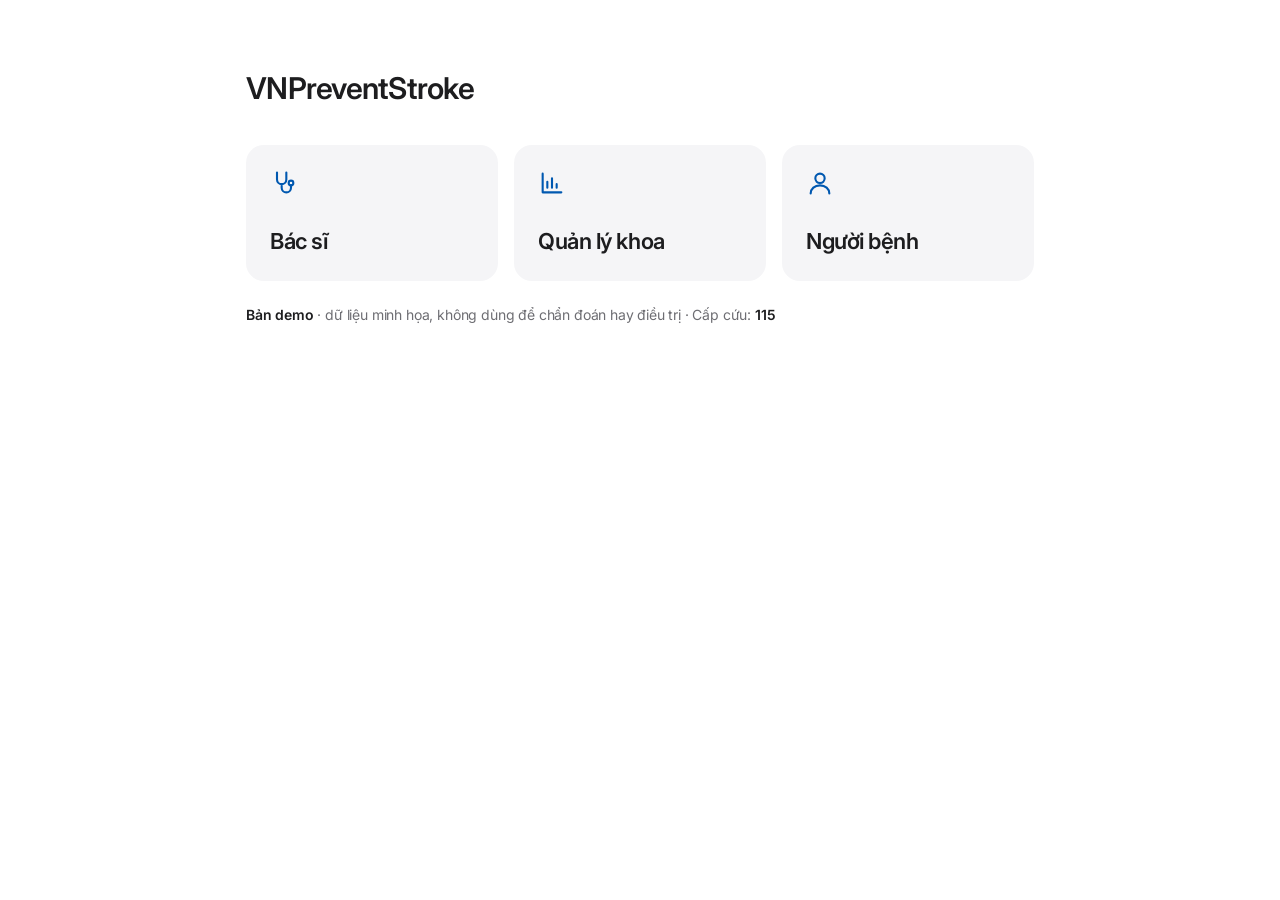
<file: index.html>
<!doctype html>
<html lang="vi">
<head>
<meta charset="utf-8">
<meta name="viewport" content="width=device-width, initial-scale=1">
<meta name="robots" content="noindex, nofollow">
<meta name="color-scheme" content="light dark">
<title>VNPreventStroke - bản demo</title>
<link href="https://fonts.googleapis.com/css2?family=Inter:wght@400;500;600&display=swap" rel="stylesheet">
<style>
  :root { color-scheme: light; --bg: #FFFFFF; --fill: #F5F5F7; --fill-2: #ECECEF; --ink: #1D1D1F; --soft: #6E6E73; --accent: #0071E3; --accent-ink: #0058B0; }
  @media (prefers-color-scheme: dark) { :root { color-scheme: dark; --bg: #000000; --fill: #2C2C2E; --fill-2: #3A3A3C; --ink: #F5F5F7; --soft: #A1A1A6; --accent: #0A6FD6; --accent-ink: #6CB4FF; } }
  * { box-sizing: border-box; }
  body { margin: 0; background: var(--bg); color: var(--ink); font: 17px/1.47 -apple-system, BlinkMacSystemFont, "SF Pro Text", Inter, "Segoe UI", Roboto, "Helvetica Neue", Arial, sans-serif; letter-spacing: -.01em; -webkit-font-smoothing: antialiased; }
  main { max-width: 820px; margin: 0 auto; padding: 72px 16px 48px; }
  h1 { margin: 0; font-size: 30px; font-weight: 600; line-height: 1.1; letter-spacing: -.025em; }
  .grid { display: grid; grid-template-columns: repeat(3, minmax(0, 1fr)); gap: 16px; margin-top: 40px; }
  a.card { display: flex; flex-direction: column; gap: 28px; padding: 24px; border-radius: 18px; background: var(--fill); color: inherit; font-size: 22px; font-weight: 600; letter-spacing: -.02em; text-decoration: none; }
  a.card:hover { background: var(--fill-2); }
  a.card:focus-visible { outline: 2px solid var(--accent); outline-offset: 2px; }
  a.card svg { width: 28px; height: 28px; color: var(--accent-ink); }
  .note { margin: 24px 0 0; color: var(--soft); font-size: 14px; }
  .note b { color: var(--ink); font-weight: 600; }
  @media (max-width: 600px) { main { padding-top: 40px; } .grid { grid-template-columns: 1fr; } a.card { flex-direction: row; align-items: center; gap: 14px; } }
</style>
</head>
<body>
<main>
  <h1>VNPreventStroke</h1>
  <nav class="grid" aria-label="Chọn bản demo">
    <a class="card" href="web-bac-si-v2/#/d/home"><svg viewBox="0 0 24 24" fill="none" stroke="currentColor" stroke-width="1.8" stroke-linecap="round" stroke-linejoin="round" aria-hidden="true"><path d="M6 3v6a4 4 0 008 0V3M10 13v3a4 4 0 008 0v-2"/><circle cx="18" cy="12" r="2"/></svg>Bác sĩ</a>
    <a class="card" href="web-bac-si-v2/#/m/dashboard"><svg viewBox="0 0 24 24" fill="none" stroke="currentColor" stroke-width="1.8" stroke-linecap="round" stroke-linejoin="round" aria-hidden="true"><path d="M4 20V4M4 20h16M8 16v-5M12 16V8M16 16v-3"/></svg>Quản lý khoa</a>
    <a class="card" href="app-benh-nhan-v2/"><svg viewBox="0 0 24 24" fill="none" stroke="currentColor" stroke-width="1.8" stroke-linecap="round" stroke-linejoin="round" aria-hidden="true"><circle cx="12" cy="8" r="4"/><path d="M4 21c0-4 3.5-7 8-7s8 3 8 7"/></svg>Người bệnh</a>
  </nav>
  <p class="note"><b>Bản demo</b> · dữ liệu minh họa, không dùng để chẩn đoán hay điều trị · Cấp cứu: <b>115</b></p>
</main>
</body>
</html>
</file>
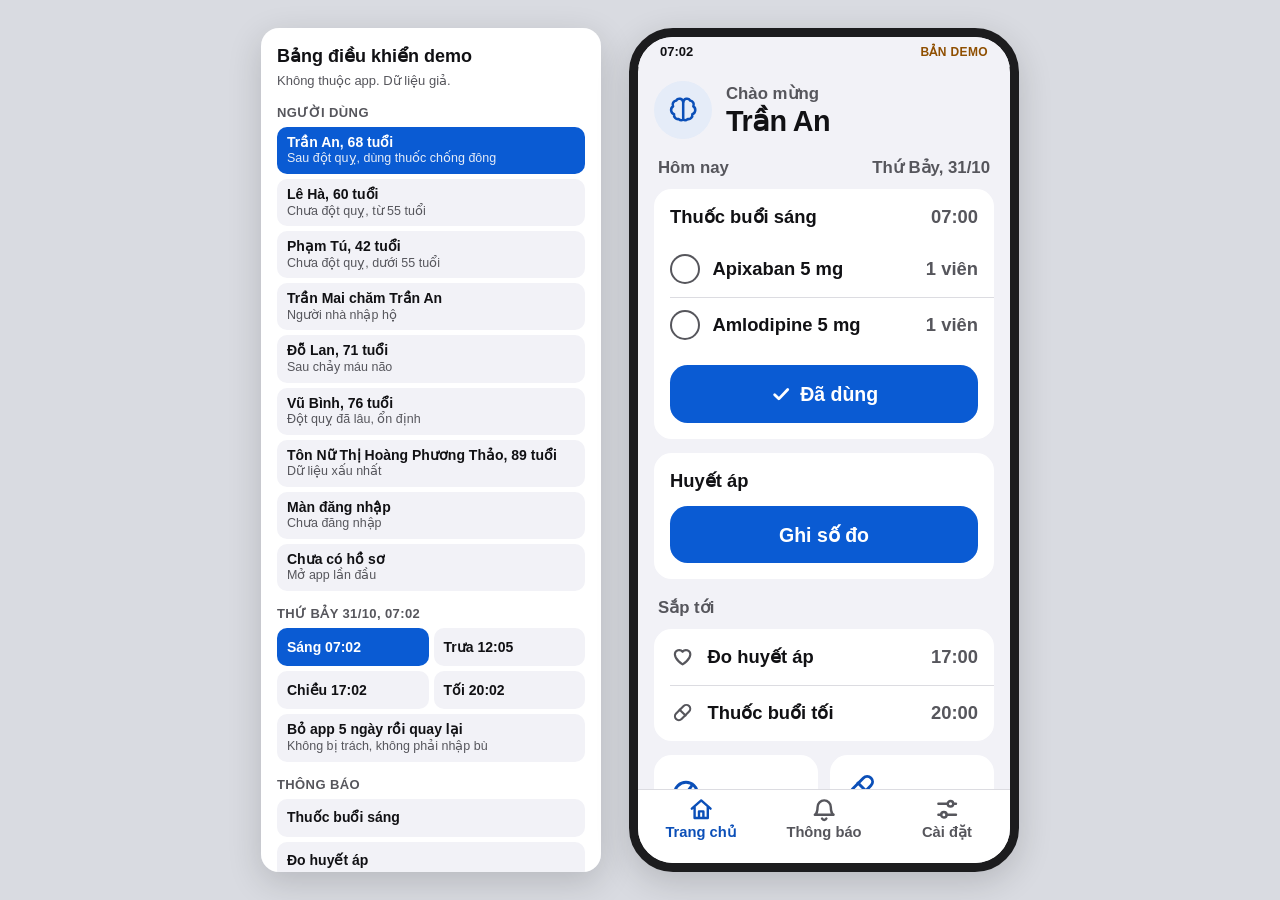
<file: app-benh-nhan-v2/index.html>
<!doctype html>
<html lang="vi" data-size="l">
<head>
<meta charset="utf-8">
<meta name="viewport" content="width=device-width, initial-scale=1, viewport-fit=cover">
<meta name="robots" content="noindex, nofollow">
<meta name="color-scheme" content="light dark">
<meta name="theme-color" content="#F2F2F7">
<title>VNPreventStroke - bản demo app bệnh nhân</title>
<link rel="stylesheet" href="styles.css">
</head>
<body>

<svg width="0" height="0" style="position:absolute" aria-hidden="true">
  <defs>
    <symbol id="i-phone" viewBox="0 0 24 24"><path fill="none" stroke="currentColor" stroke-width="2.2" stroke-linecap="round" stroke-linejoin="round" d="M5 4h4l2 5-2.5 1.5a11 11 0 0 0 5 5L15 13l5 2v4a2 2 0 0 1-2 2A16 16 0 0 1 3 6a2 2 0 0 1 2-2"/></symbol>
    <symbol id="i-pill" viewBox="0 0 24 24"><g fill="none" stroke="currentColor" stroke-width="2.2" stroke-linecap="round"><rect x="2.5" y="8" width="19" height="8" rx="4" transform="rotate(-45 12 12)"/><path d="M9 9l6 6"/></g></symbol>
    <symbol id="i-heart" viewBox="0 0 24 24"><path fill="none" stroke="currentColor" stroke-width="2.2" stroke-linecap="round" stroke-linejoin="round" d="M12 20s-8-4.6-8-10.5A4.5 4.5 0 0 1 12 7a4.5 4.5 0 0 1 8 2.5C20 15.4 12 20 12 20Z"/></symbol>
    <symbol id="i-cal" viewBox="0 0 24 24"><g fill="none" stroke="currentColor" stroke-width="2.2" stroke-linecap="round"><rect x="3.5" y="5" width="17" height="15.5" rx="3"/><path d="M3.5 10h17M8 3v4M16 3v4"/></g></symbol>
    <symbol id="i-today" viewBox="0 0 24 24"><g fill="none" stroke="currentColor" stroke-width="2.2" stroke-linecap="round"><circle cx="12" cy="12" r="8.5"/><path d="M8.5 12l2.5 2.5 4.5-5"/></g></symbol>
    <symbol id="i-wave" viewBox="0 0 24 24"><path fill="none" stroke="currentColor" stroke-width="2.2" stroke-linecap="round" stroke-linejoin="round" d="M3 12h4l2.5-6 4 12 2.5-6h5"/></symbol>
    <symbol id="i-book" viewBox="0 0 24 24"><path fill="none" stroke="currentColor" stroke-width="2.2" stroke-linecap="round" stroke-linejoin="round" d="M12 6.5C10 5 7 4.5 4 5v14c3-.5 6 0 8 1.5 2-1.5 5-2 8-1.5V5c-3-.5-6 0-8 1.5Zm0 0V20"/></symbol>
    <symbol id="i-check" viewBox="0 0 24 24"><path fill="none" stroke="currentColor" stroke-width="3" stroke-linecap="round" stroke-linejoin="round" d="M5 12.5l4.5 4.5L19 7"/></symbol>
    <symbol id="i-dot" viewBox="0 0 24 24"><circle cx="12" cy="12" r="5.5" fill="currentColor"/></symbol>
    <symbol id="i-alert" viewBox="0 0 24 24"><g fill="none" stroke="currentColor" stroke-width="2.2" stroke-linecap="round" stroke-linejoin="round"><path d="M12 4l9 16H3z"/><path d="M12 10v4M12 17.2v.1"/></g></symbol>
    <symbol id="i-sound" viewBox="0 0 24 24"><g fill="none" stroke="currentColor" stroke-width="2.2" stroke-linecap="round" stroke-linejoin="round"><path d="M4 9.5v5h3.5L12 18.5v-13L7.5 9.5z"/><path d="M15.5 9a4 4 0 0 1 0 6M18 6.5a8 8 0 0 1 0 11"/></g></symbol>
    <symbol id="i-chev" viewBox="0 0 24 24"><path fill="none" stroke="currentColor" stroke-width="2.6" stroke-linecap="round" stroke-linejoin="round" d="M9 5l7 7-7 7"/></symbol>
    <symbol id="i-back" viewBox="0 0 24 24"><path fill="none" stroke="currentColor" stroke-width="2.6" stroke-linecap="round" stroke-linejoin="round" d="M15 5l-7 7 7 7"/></symbol>
    <symbol id="i-card" viewBox="0 0 24 24"><g fill="none" stroke="currentColor" stroke-width="2.2" stroke-linecap="round"><rect x="3" y="5" width="18" height="14" rx="3"/><path d="M12 9v6M9 12h6"/></g></symbol>
    <symbol id="i-pin" viewBox="0 0 24 24"><g fill="none" stroke="currentColor" stroke-width="2.2" stroke-linecap="round" stroke-linejoin="round"><path d="M12 21s7-6 7-11.5a7 7 0 1 0-14 0C5 15 12 21 12 21Z"/><circle cx="12" cy="9.5" r="2.5"/></g></symbol>
    <symbol id="i-walk" viewBox="0 0 24 24"><g fill="none" stroke="currentColor" stroke-width="2.2" stroke-linecap="round" stroke-linejoin="round"><circle cx="13" cy="4.5" r="1.8"/><path d="M9 21l2.5-6-2-2.5L11 8l3 1 1.5 3 3 1M14 15l2 6M11 8L7.5 10 6.5 13"/></g></symbol>
    <symbol id="i-group" viewBox="0 0 24 24"><g fill="none" stroke="currentColor" stroke-width="2.2" stroke-linecap="round" stroke-linejoin="round"><circle cx="9" cy="8" r="3.5"/><path d="M3 20c.5-4 3-6 6-6s5.5 2 6 6M16 5a3.5 3.5 0 0 1 0 6.5M18 14.5c1.8.8 3 2.8 3.2 5.5"/></g></symbol>
    <symbol id="i-user" viewBox="0 0 24 24"><g fill="none" stroke="currentColor" stroke-width="2.2" stroke-linecap="round" stroke-linejoin="round"><circle cx="12" cy="8" r="4"/><path d="M4 21c.8-4.5 4-7 8-7s7.2 2.5 8 7"/></g></symbol>
    <symbol id="i-brain" viewBox="0 0 24 24"><g fill="none" stroke="currentColor" stroke-width="2" stroke-linecap="round" stroke-linejoin="round"><path d="M12 5.5a3 3 0 0 0-5.5-1.2A3.3 3.3 0 0 0 4 9a3.5 3.5 0 0 0 .8 6.2A3.2 3.2 0 0 0 8.5 19 3 3 0 0 0 12 19.5z"/><path d="M12 5.5a3 3 0 0 1 5.5-1.2A3.3 3.3 0 0 1 20 9a3.5 3.5 0 0 1-.8 6.2A3.2 3.2 0 0 1 15.5 19 3 3 0 0 1 12 19.5"/></g></symbol>
    <symbol id="i-drop" viewBox="0 0 24 24"><path fill="none" stroke="currentColor" stroke-width="2.2" stroke-linecap="round" stroke-linejoin="round" d="M12 3s6.5 7 6.5 11.5a6.5 6.5 0 0 1-13 0C5.5 10 12 3 12 3Z"/></symbol>
    <symbol id="i-scale" viewBox="0 0 24 24"><g fill="none" stroke="currentColor" stroke-width="2.2" stroke-linecap="round" stroke-linejoin="round"><rect x="3.5" y="4" width="17" height="16.5" rx="4"/><path d="M8 9a5.5 5.5 0 0 1 8 0l-2.5 2.5h-3zM12 11.5l1.5-3"/></g></symbol>
    <symbol id="i-smoke" viewBox="0 0 24 24"><g fill="none" stroke="currentColor" stroke-width="2.2" stroke-linecap="round" stroke-linejoin="round"><rect x="3" y="14" width="18" height="4" rx="1"/><path d="M16 14v4M17 10c0-2 2-2 2-4M13.5 10c0-2 2-2 2-4"/></g></symbol>
    <symbol id="i-glass" viewBox="0 0 24 24"><g fill="none" stroke="currentColor" stroke-width="2.2" stroke-linecap="round" stroke-linejoin="round"><path d="M7 3h10l-1 8a4 4 0 0 1-8 0zM12 15v6M8.5 21h7"/></g></symbol>
    <symbol id="i-leaf" viewBox="0 0 24 24"><g fill="none" stroke="currentColor" stroke-width="2.2" stroke-linecap="round" stroke-linejoin="round"><path d="M5 19c0-8 5-14 15-14 0 10-6 15-14 14M5 21c1.5-5 5-8 9-10"/></g></symbol>
    <symbol id="i-flask" viewBox="0 0 24 24"><g fill="none" stroke="currentColor" stroke-width="2.2" stroke-linecap="round" stroke-linejoin="round"><path d="M9.5 3h5M10.5 3v6.5L5 19a1.5 1.5 0 0 0 1.3 2.2h11.4A1.5 1.5 0 0 0 19 19l-5.5-9.5V3M8 15h8"/></g></symbol>
    <symbol id="i-doc" viewBox="0 0 24 24"><g fill="none" stroke="currentColor" stroke-width="2.2" stroke-linecap="round" stroke-linejoin="round"><path d="M7 3h7l4 4v14H7a1 1 0 0 1-1-1V4a1 1 0 0 1 1-1ZM14 3v4h4M9.5 12h5M9.5 16h5"/></g></symbol>
    <symbol id="i-msg" viewBox="0 0 24 24"><path fill="none" stroke="currentColor" stroke-width="2.2" stroke-linecap="round" stroke-linejoin="round" d="M4 6a2 2 0 0 1 2-2h12a2 2 0 0 1 2 2v9a2 2 0 0 1-2 2H9l-5 4z"/></symbol>
    <symbol id="i-plus" viewBox="0 0 24 24"><path fill="none" stroke="currentColor" stroke-width="2.8" stroke-linecap="round" d="M12 5v14M5 12h14"/></symbol>
    <symbol id="i-minus" viewBox="0 0 24 24"><path fill="none" stroke="currentColor" stroke-width="2.8" stroke-linecap="round" d="M5 12h14"/></symbol>
    <symbol id="i-lock" viewBox="0 0 24 24"><g fill="none" stroke="currentColor" stroke-width="2.2" stroke-linecap="round" stroke-linejoin="round"><rect x="5" y="11" width="14" height="10" rx="2.5"/><path d="M8 11V8a4 4 0 0 1 8 0v3"/></g></symbol>
    <symbol id="i-clock" viewBox="0 0 24 24"><g fill="none" stroke="currentColor" stroke-width="2.2" stroke-linecap="round" stroke-linejoin="round"><circle cx="12" cy="12" r="8.5"/><path d="M12 7v5l3 2"/></g></symbol>
    <symbol id="i-bell" viewBox="0 0 24 24"><g fill="none" stroke="currentColor" stroke-width="2.2" stroke-linecap="round" stroke-linejoin="round"><path d="M6 10a6 6 0 0 1 12 0c0 6 2.5 7 2.5 7h-17S6 16 6 10ZM10 20.5a2.2 2.2 0 0 0 4 0"/></g></symbol>
    <symbol id="i-text" viewBox="0 0 24 24"><g fill="none" stroke="currentColor" stroke-width="2.2" stroke-linecap="round" stroke-linejoin="round"><path d="M3 19l4.5-12h1L13 19M4.5 15h7M15 19l2.8-7.5h.8L21.5 19M16 16.5h4.5"/></g></symbol>
    <symbol id="i-star" viewBox="0 0 24 24"><path fill="none" stroke="currentColor" stroke-width="2.2" stroke-linecap="round" stroke-linejoin="round" d="M12 3.5l2.7 5.5 6 .9-4.3 4.2 1 6-5.4-2.8-5.4 2.8 1-6L3.3 9.9l6-.9z"/></symbol>
    <symbol id="i-qr" viewBox="0 0 24 24"><g fill="none" stroke="currentColor" stroke-width="2.2" stroke-linecap="round" stroke-linejoin="round"><rect x="4" y="4" width="6" height="6" rx="1"/><rect x="14" y="4" width="6" height="6" rx="1"/><rect x="4" y="14" width="6" height="6" rx="1"/><path d="M14 14h2.5v2.5M20 14v.1M14 20h2.5M20 17.5V20h-.5"/></g></symbol>
    <symbol id="i-camera" viewBox="0 0 24 24"><g fill="none" stroke="currentColor" stroke-width="2.2" stroke-linecap="round" stroke-linejoin="round"><path d="M4 8h3l2-3h6l2 3h3a1 1 0 0 1 1 1v10a1 1 0 0 1-1 1H4a1 1 0 0 1-1-1V9a1 1 0 0 1 1-1Z"/><circle cx="12" cy="13.5" r="3.5"/></g></symbol>
    <symbol id="i-keypad" viewBox="0 0 24 24"><g fill="currentColor"><circle cx="6" cy="5" r="1.7"/><circle cx="12" cy="5" r="1.7"/><circle cx="18" cy="5" r="1.7"/><circle cx="6" cy="11" r="1.7"/><circle cx="12" cy="11" r="1.7"/><circle cx="18" cy="11" r="1.7"/><circle cx="6" cy="17" r="1.7"/><circle cx="12" cy="17" r="1.7"/><circle cx="18" cy="17" r="1.7"/></g></symbol>
    <symbol id="i-delete" viewBox="0 0 24 24"><g fill="none" stroke="currentColor" stroke-width="2.2" stroke-linecap="round" stroke-linejoin="round"><path d="M9 5h11a1 1 0 0 1 1 1v12a1 1 0 0 1-1 1H9l-6-7z"/><path d="M12 9.5l5 5M17 9.5l-5 5"/></g></symbol>
    <symbol id="i-info" viewBox="0 0 24 24"><g fill="none" stroke="currentColor" stroke-width="2.2" stroke-linecap="round"><circle cx="12" cy="12" r="9"/><path d="M12 11v6M12 7.5v.1"/></g></symbol>
    <symbol id="i-hospital" viewBox="0 0 24 24"><g fill="none" stroke="currentColor" stroke-width="2.2" stroke-linecap="round" stroke-linejoin="round"><path d="M4 21V5a1 1 0 0 1 1-1h14a1 1 0 0 1 1 1v16M2 21h20M12 8v6M9 11h6M10 21v-3h4v3"/></g></symbol>
    <symbol id="i-pencil" viewBox="0 0 24 24"><g fill="none" stroke="currentColor" stroke-width="2.2" stroke-linecap="round" stroke-linejoin="round"><path d="M4 20l1-4.5L16 4.5a2.1 2.1 0 0 1 3 3L8 18.5zM14 6.5l3 3"/></g></symbol>
    <symbol id="i-share" viewBox="0 0 24 24"><g fill="none" stroke="currentColor" stroke-width="2.2" stroke-linecap="round" stroke-linejoin="round"><path d="M12 15V3M8 7l4-4 4 4M6 11H5a1 1 0 0 0-1 1v8a1 1 0 0 0 1 1h14a1 1 0 0 0 1-1v-8a1 1 0 0 0-1-1h-1"/></g></symbol>
    <symbol id="i-balance" viewBox="0 0 24 24"><g fill="none" stroke="currentColor" stroke-width="2.2" stroke-linecap="round" stroke-linejoin="round"><circle cx="12" cy="4.5" r="2"/><path d="M12 7.5v7M5 10l7-1 7 1M9 21l3-6.5 3 6.5"/></g></symbol>
    <symbol id="i-eye" viewBox="0 0 24 24"><g fill="none" stroke="currentColor" stroke-width="2.2" stroke-linecap="round" stroke-linejoin="round"><path d="M2.5 12S6 5.5 12 5.5 21.5 12 21.5 12 18 18.5 12 18.5 2.5 12 2.5 12Z"/><circle cx="12" cy="12" r="3"/></g></symbol>
    <symbol id="i-face" viewBox="0 0 24 24"><g fill="none" stroke="currentColor" stroke-width="2.2" stroke-linecap="round" stroke-linejoin="round"><circle cx="12" cy="12" r="9"/><path d="M9 9.5v.1M15 9.5v.1M8 15.5c2 1.2 4.5 1 7-.8"/></g></symbol>
    <symbol id="i-arm" viewBox="0 0 24 24"><g fill="none" stroke="currentColor" stroke-width="2.2" stroke-linecap="round" stroke-linejoin="round"><circle cx="12" cy="5" r="2"/><path d="M12 8v6M12 14l-2.5 7M12 14l2.5 7M12 9.5L5 6M12 9.5l5 5"/></g></symbol>
    <symbol id="i-speech" viewBox="0 0 24 24"><g fill="none" stroke="currentColor" stroke-width="2.2" stroke-linecap="round" stroke-linejoin="round"><path d="M4 6a2 2 0 0 1 2-2h12a2 2 0 0 1 2 2v8a2 2 0 0 1-2 2H10l-5 4v-4H6a2 2 0 0 1-2-2z"/><path d="M8 10l2-2 2 2 2-2 2 2"/></g></symbol>
    <symbol id="i-bed" viewBox="0 0 24 24"><g fill="none" stroke="currentColor" stroke-width="2.2" stroke-linecap="round" stroke-linejoin="round"><path d="M3 6v13M3 15h18v4M21 15v-3a3 3 0 0 0-3-3h-7v6"/><circle cx="7" cy="11" r="2"/></g></symbol>
    <symbol id="i-chair" viewBox="0 0 24 24"><g fill="none" stroke="currentColor" stroke-width="2.2" stroke-linecap="round" stroke-linejoin="round"><path d="M7 3v9h10M7 12v9M17 12v9M7 16h10M17 12V6"/></g></symbol>
    <symbol id="i-home" viewBox="0 0 24 24"><g fill="none" stroke="currentColor" stroke-width="2.2" stroke-linecap="round" stroke-linejoin="round"><path d="M3.5 11.5L12 4l8.5 7.5M6 10v10h12V10M10 20v-6h4v6"/></g></symbol>
    <symbol id="i-gear" viewBox="0 0 24 24"><g fill="none" stroke="currentColor" stroke-width="2.2" stroke-linecap="round"><path d="M4 7h8.5M17.5 7H20M4 17h2.5M11.5 17H20"/><circle cx="15" cy="7" r="2.5"/><circle cx="9" cy="17" r="2.5"/></g></symbol>
    <symbol id="i-gauge" viewBox="0 0 24 24"><g fill="none" stroke="currentColor" stroke-width="2.2" stroke-linecap="round" stroke-linejoin="round"><path d="M3.5 17a8.5 8.5 0 1 1 17 0"/><path d="M12 17l4-5.5"/><circle cx="12" cy="17" r="1.2" fill="currentColor"/></g></symbol>
    <symbol id="i-play" viewBox="0 0 24 24"><path fill="currentColor" d="M8 5.5v13a1 1 0 0 0 1.5.86l11-6.5a1 1 0 0 0 0-1.72l-11-6.5A1 1 0 0 0 8 5.5Z"/></symbol>
  </defs>
</svg>

<div id="stage">
  <aside id="panel" aria-label="Bảng điều khiển bản demo, không thuộc app"></aside>
  <div id="phone">
    <button id="statusbar" data-a="openPanel" aria-label="Mở bảng điều khiển bản demo"></button>
    <main id="view" tabindex="-1"></main>
    <nav id="tabs" aria-label="Điều hướng chính"></nav>
    <div id="sheetLayer"></div>
    <div id="dialogLayer"></div>
    <div id="lockLayer"></div>
    <div id="toast" role="status" aria-live="polite"></div>
  </div>
</div>
<input type="file" id="scanInput" data-field="scanFile" accept="image/*" capture="environment" hidden>

<script src="content.js"></script>
<script src="rules.js"></script>
<script src="data.js"></script>
<script src="app.js"></script>
<script src="screens-today.js"></script>
<script src="screens-home.js"></script>
<script src="screens-meds.js"></script>
<script src="screens-metrics.js"></script>
<script src="screens-health.js"></script>
<script src="screens-contact.js"></script>
<script src="screens-learn.js"></script>
<script src="screens-profile.js"></script>
<script src="screens-family.js"></script>
<script src="screens-account.js"></script>
<script src="screens-onboarding.js"></script>
<script src="panel.js"></script>
<script src="i18n.js"></script>
<script>boot();</script>
</body>
</html>
</file>
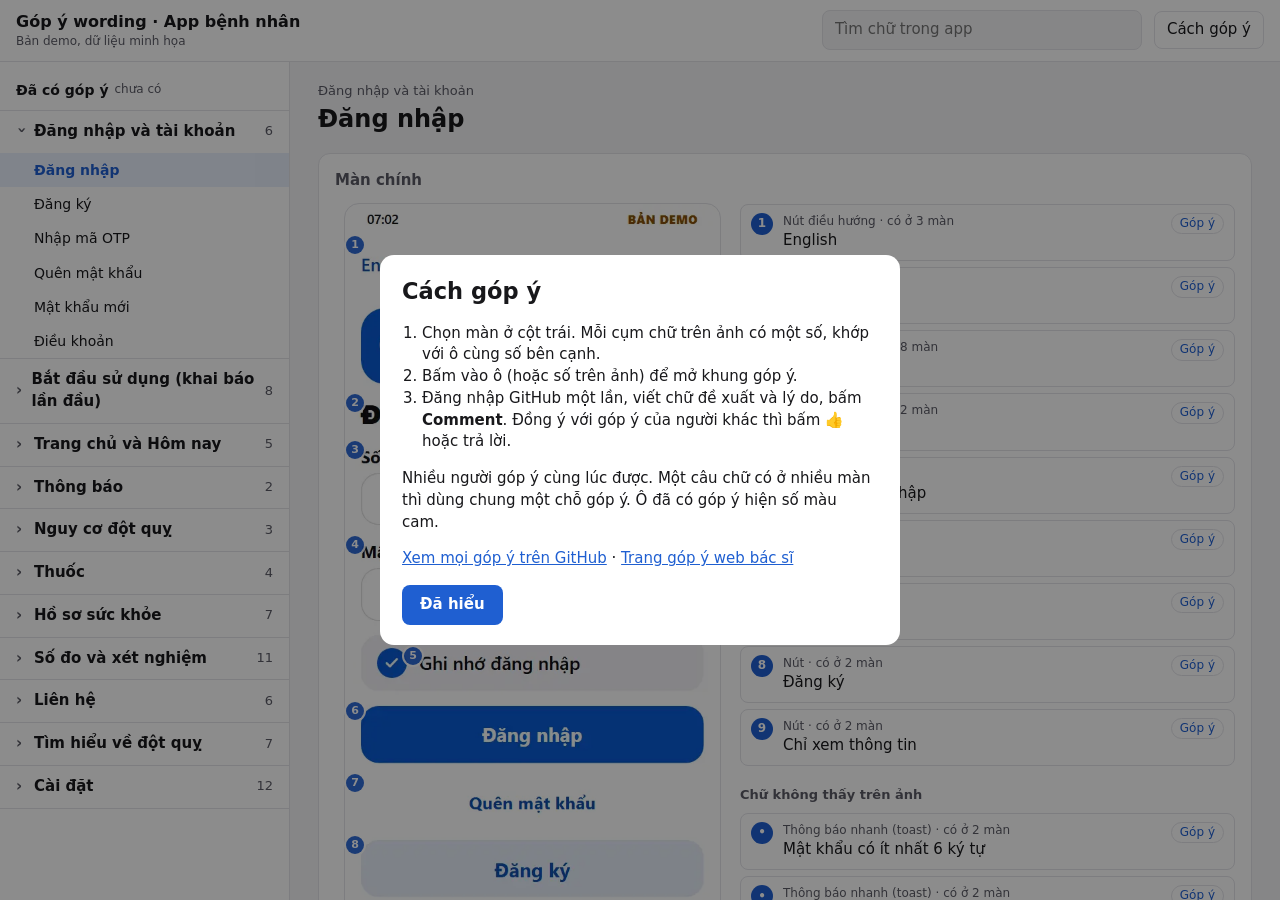
<file: gop-y-wording-app/index.html>
<!doctype html>
<html lang="vi">
<head>
<meta charset="utf-8">
<meta name="viewport" content="width=device-width, initial-scale=1">
<meta name="robots" content="noindex, nofollow">
<title>Góp ý wording · App bệnh nhân</title>
<link rel="stylesheet" href="review.css?v=3">
</head>
<body>
<header class="top">
  <button class="menu" id="menuBtn" aria-label="Danh sách màn">☰</button>
  <div class="brand"><b>Góp ý wording · App bệnh nhân</b><span>Bản demo, dữ liệu minh họa</span></div>
  <input id="search" type="search" placeholder="Tìm chữ trong app" aria-label="Tìm chữ trong app" autocomplete="off">
  <button id="help" class="ghost">Cách góp ý</button>
</header>
<div class="layout">
  <nav id="side" aria-label="Các màn"></nav>
  <main id="main"></main>
  <aside id="drawer" hidden>
    <div class="drawer-head"><span id="dKind"></span><button id="dClose" aria-label="Đóng">✕</button></div>
    <p id="dText"></p>
    <p id="dWhere" class="muted"></p>
    <div id="giscus"></div>
  </aside>
</div>
<div id="howto" class="howto" hidden>
  <div class="howto-card">
    <h2>Cách góp ý</h2>
    <ol>
      <li>Chọn màn ở cột trái. Mỗi cụm chữ trên ảnh có một số, khớp với ô cùng số bên cạnh.</li>
      <li>Bấm vào ô (hoặc số trên ảnh) để mở khung góp ý.</li>
      <li>Đăng nhập GitHub một lần, viết chữ đề xuất và lý do, bấm <b>Comment</b>. Đồng ý với góp ý của người khác thì bấm 👍 hoặc trả lời.</li>
    </ol>
    <p>Nhiều người góp ý cùng lúc được. Một câu chữ có ở nhiều màn thì dùng chung một chỗ góp ý. Ô đã có góp ý hiện số màu cam.</p>
    <p><a href="https://github.com/minhdust98/vnpreventstroke-demo/discussions/categories/general" target="_blank" rel="noopener">Xem mọi góp ý trên GitHub</a> · <a href="../gop-y-wording/">Trang góp ý web bác sĩ</a></p>
    <button id="howtoClose">Đã hiểu</button>
  </div>
</div>
<script src="data.js?v=3"></script>
<script src="review.js?v=3"></script>
</body>
</html>
</file>
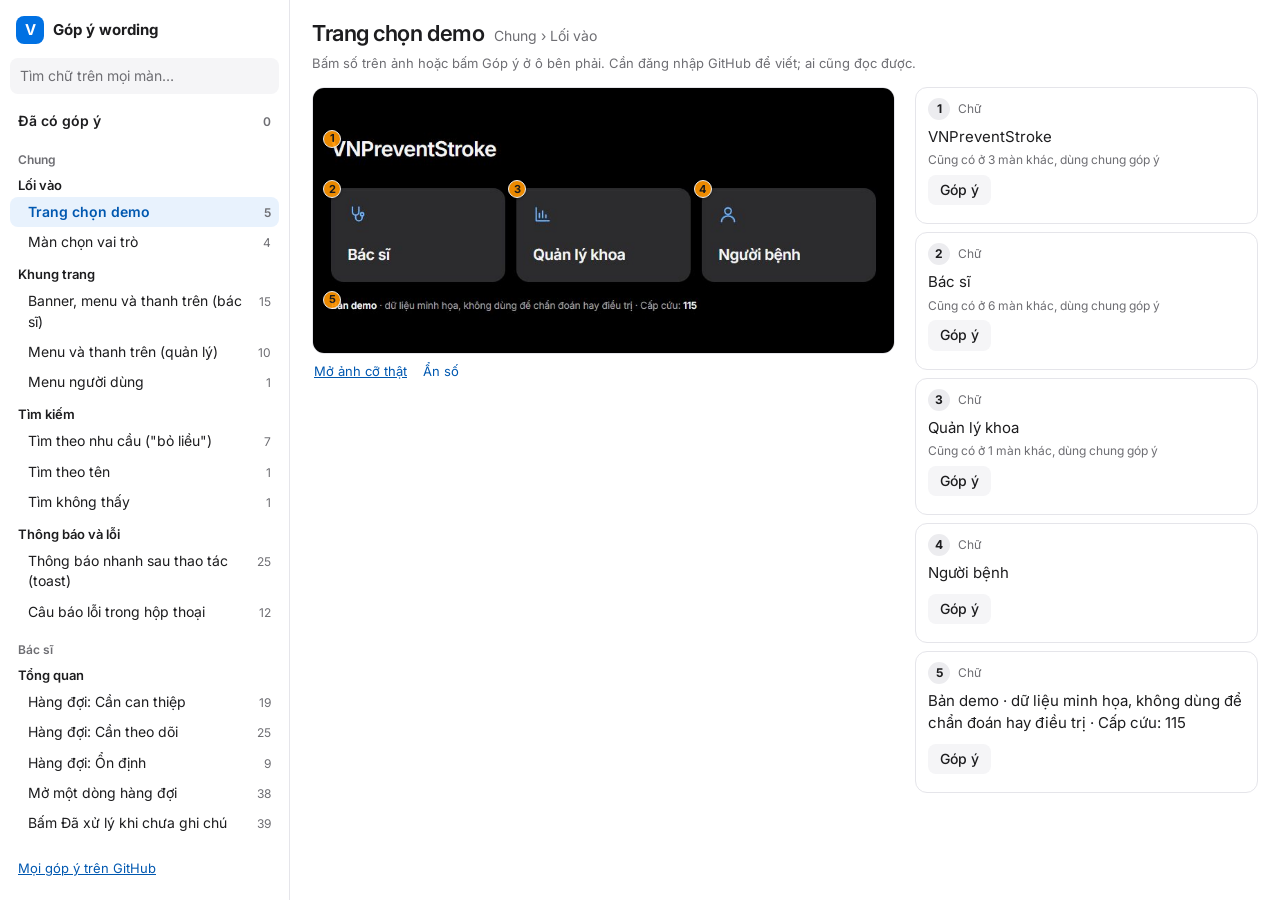
<file: gop-y-wording/index.html>
<!doctype html>
<html lang="vi">
<head>
<meta charset="utf-8">
<meta name="viewport" content="width=device-width, initial-scale=1">
<meta name="robots" content="noindex, nofollow">
<title>Góp ý wording · VNPreventStroke</title>
<link href="https://fonts.googleapis.com/css2?family=Inter:wght@400;500;600&display=swap" rel="stylesheet">
<link rel="stylesheet" href="review.css">
</head>
<body>
<aside id="side">
  <div class="brand"><span class="logo">V</span><b>Góp ý wording</b></div>
  <input id="q" type="search" placeholder="Tìm chữ trên mọi màn…" aria-label="Tìm chữ trên mọi màn" autocomplete="off">
  <nav id="tree" aria-label="Các màn hình"></nav>
  <a class="all" href="https://github.com/minhdust98/vnpreventstroke-demo/discussions/categories/general" target="_blank" rel="noopener">Mọi góp ý trên GitHub</a>
</aside>
<main id="main"></main>
<script src="screens.js"></script>
<script src="review.js"></script>
</body>
</html>
</file>
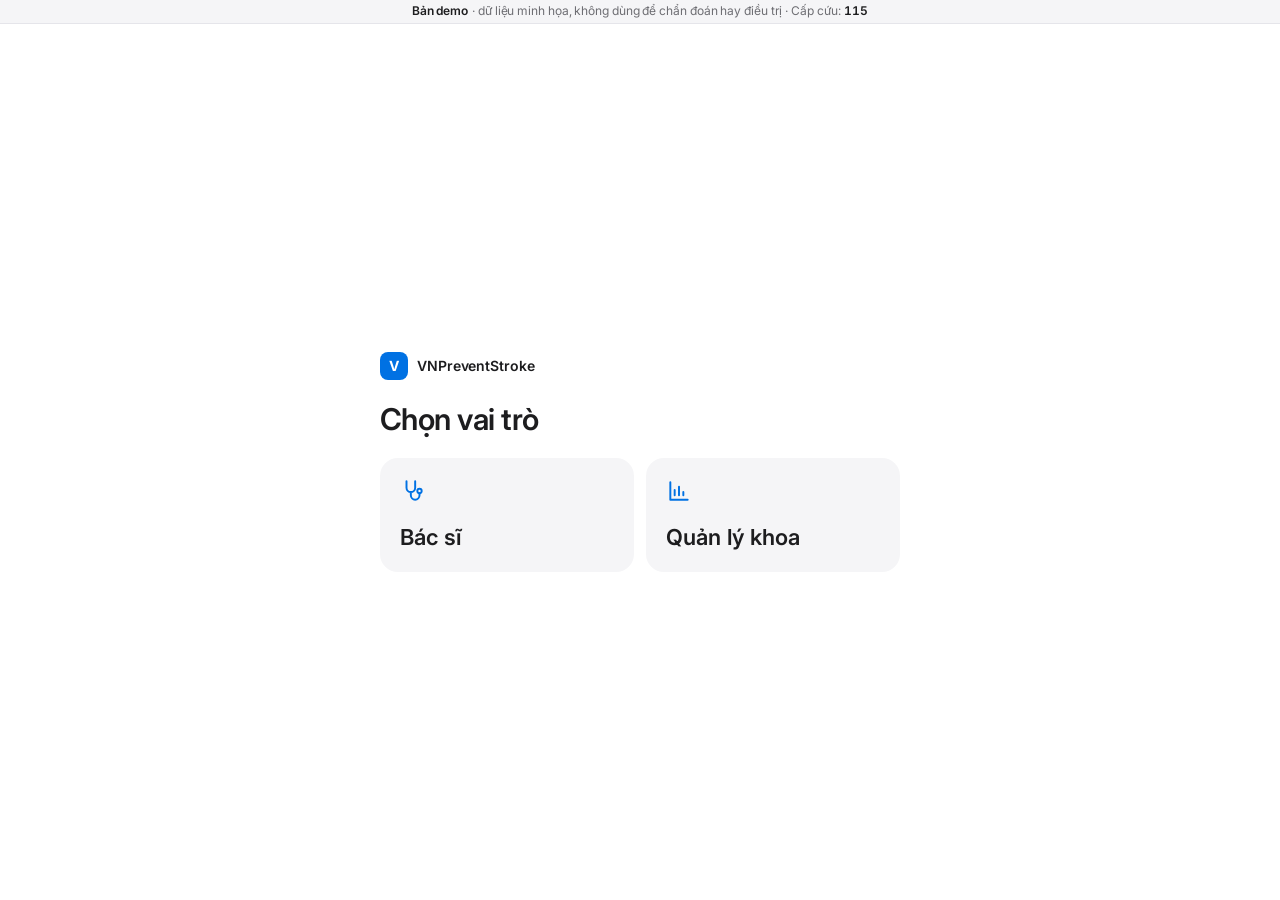
<file: web-bac-si-v2/index.html>
<!doctype html>
<html lang="vi">
<head>
<meta charset="utf-8">
<meta name="viewport" content="width=device-width, initial-scale=1">
<meta name="robots" content="noindex, nofollow">
<title>VNPreventStroke (demo) · Cổng nhân viên y tế</title>
<link rel="preconnect" href="https://fonts.googleapis.com">
<link rel="preconnect" href="https://fonts.gstatic.com" crossorigin>
<link href="https://fonts.googleapis.com/css2?family=Inter:wght@400;500;600;700&display=swap" rel="stylesheet">
<link rel="stylesheet" href="styles.css">
</head>
<body>
<div id="demoBanner" role="note"><b>Bản demo</b> · dữ liệu minh họa, không dùng để chẩn đoán hay điều trị · Cấp cứu: <b>115</b></div>
<div id="app"></div>
<div id="ov"></div>
<div id="modal" hidden></div>
<noscript>Bản demo cần bật JavaScript.</noscript>
<script src="data.js"></script>
<script src="rules.js"></script>
<script src="ui.js"></script>
<script src="insights.js"></script>
<script src="views-doctor.js"></script>
<script src="views-patient.js"></script>
<script src="views-manager.js"></script>
<script src="app.js"></script>
</body>
</html>
</file>
<file: app-benh-nhan-v2/styles.css>
/* Nền xám nhạt, danh sách bo tròn, tiêu đề lớn, một dòng một ý.
   Một màu nhấn (--tint) cho thao tác, trạng thái được chọn và tiến độ. Xanh lá, cam, đỏ chỉ dùng cho mức độ và luôn đi kèm hình.
   Bo góc: --r-m cho thẻ, danh sách, nút, ô nhập; --r-l cho sheet, hộp thoại, nút gọi 115 lớn; --r-s cho chữ cái BE FAST; thứ tròn thì tròn hẳn.
   Đơn vị rem để cỡ chữ người dùng chọn kéo theo nút và khoảng cách. */
:root {
  --bg: #F2F2F7; --card: #FFFFFF; --ink: #111114; --ink2: #56565C; --sep: #DCDCE1; --fill: #E9E9EE;
  --tint: #0A5BD3; --tint-ink: #0B4FB8; --tint-soft: #E5ECF8; --on-tint: #FFFFFF;
  --green: #1B7A3A; --amber: #8F4F00; --red: #C8102E;
  --green-bg: #E6F4EA; --amber-bg: #FFF1DA; --red-bg: #FDEBEE;
  --scrim: rgba(0, 0, 0, .42); --shadow: 0 10px 34px rgba(0, 0, 0, .16);
  --r-s: .75rem; --r-m: 1.1rem; --r-l: 1.5rem;
  --font: -apple-system, BlinkMacSystemFont, "SF Pro Text", "Segoe UI", Roboto, "Helvetica Neue", Arial, sans-serif;
}
:root[data-theme="dark"] {
  --bg: #000; --card: #1C1C1E; --ink: #F5F5F7; --ink2: #AEAEB5; --sep: #38383C; --fill: #2C2C2E;
  --tint: #2563EB; --tint-ink: #8AB8FF; --tint-soft: #1E2B44; --on-tint: #FFFFFF;
  --green: #5FD98A; --amber: #FFC266; --red: #D4213A;
  --green-bg: #123020; --amber-bg: #3A2A0F; --red-bg: #3D1219;
  --scrim: rgba(0, 0, 0, .65);
}
@media (prefers-color-scheme: dark) { :root:not([data-theme]) {
  --bg: #000; --card: #1C1C1E; --ink: #F5F5F7; --ink2: #AEAEB5; --sep: #38383C; --fill: #2C2C2E;
  --tint: #2563EB; --tint-ink: #8AB8FF; --tint-soft: #1E2B44; --on-tint: #FFFFFF;
  --green: #5FD98A; --amber: #FFC266; --red: #D4213A;
  --green-bg: #123020; --amber-bg: #3A2A0F; --red-bg: #3D1219;
  --scrim: rgba(0, 0, 0, .65);
} }
html { font-size: 16px; -webkit-text-size-adjust: 100%; overscroll-behavior: none; }
html[data-size="m"] { font-size: 14.5px; }
html[data-size="xl"] { font-size: 18.5px; }
* { box-sizing: border-box; margin: 0; -webkit-tap-highlight-color: transparent; }
body { font-family: var(--font); background: #D9DBE1; color: var(--ink); line-height: 1.34; -webkit-font-smoothing: antialiased; min-height: 100dvh; overscroll-behavior: none; }
button { font: inherit; color: inherit; background: none; border: 0; padding: 0; text-align: inherit; cursor: pointer; }
/* Nút là điều khiển, không phải nội dung: không chọn chữ khi giữ, không chờ chạm đúp */
button, [role="button"] { touch-action: manipulation; -webkit-user-select: none; user-select: none; -webkit-touch-callout: none; }
input, textarea { font: inherit; color: inherit; }
::selection { background: var(--tint-soft); color: var(--ink); }
:focus-visible { outline: 3px solid var(--tint); outline-offset: 2px; }
svg.i { width: 1.4rem; height: 1.4rem; flex: none; display: block; }

/* Sân khấu demo: điện thoại ở giữa, bảng điều khiển bên trái */
#stage { min-height: 100dvh; display: flex; gap: 28px; align-items: center; justify-content: center; padding: 16px; }
#phone { width: 390px; height: min(844px, calc(100vh - 32px)); background: var(--bg); color: var(--ink); border: 9px solid #1c1c1e; border-radius: 44px; overflow: hidden; display: flex; flex-direction: column; position: relative; flex: none; box-shadow: var(--shadow); container-type: inline-size; }
/* Máy hẹp: icon đầu dòng nhường chỗ cho chữ */
@container (max-width: 360px) { .row > .tile { display: none; } }
#statusbar { height: 30px; flex: none; width: 100%; display: flex; align-items: center; justify-content: space-between; padding: 0 22px; font-size: 13px; font-weight: 600; background: var(--bg); font-variant-numeric: tabular-nums; }
#phone.white #statusbar { background: var(--card); }
#statusbar .demo { color: var(--amber); font-size: 12px; font-weight: 800; letter-spacing: .03em; }
#view { flex: 1; min-height: 0; overflow-y: auto; overflow-x: hidden; overscroll-behavior: contain; outline: none; scrollbar-width: none; }
#view::-webkit-scrollbar { display: none; }
@media (max-width: 780px) {
  #stage { padding: 0; display: block; }
  #phone { width: 100%; height: 100dvh; border: 0; border-radius: 0; box-shadow: none; }
  #panel { position: fixed; inset: 0; width: 100%; height: 100%; z-index: 50; border-radius: 0; display: none; }
  #panel.open { display: block; }
}
@media (min-width: 781px) { .panel-close { display: none !important; } }

/* Màn hình */
.scr { padding: 0 1rem 1.75rem; display: flex; flex-direction: column; gap: .9rem; min-height: 100%; }
.scr.white { background: var(--card); }
.top { position: sticky; top: 0; z-index: 5; display: flex; align-items: center; justify-content: space-between; min-height: 3.6rem; margin: 0 -1rem; padding: .35rem 1rem; background: var(--bg); }
.scr.white .top { background: var(--card); }
.nav { min-height: 3rem; min-width: 3rem; display: flex; align-items: center; gap: .1rem; font-size: 1.12rem; font-weight: 600; color: var(--tint-ink); }
.avatar { width: 3rem; height: 3rem; border-radius: 50%; background: var(--card); box-shadow: inset 0 0 0 1px var(--sep); display: flex; align-items: center; justify-content: center; font-weight: 800; font-size: 1.05rem; }
.sos { height: 3rem; padding: 0 1rem 0 .8rem; border-radius: 999px; background: var(--red); color: #fff; font-size: 1.3rem; font-weight: 800; display: flex; align-items: center; gap: .35rem; }
.sos svg.i { width: 1.2rem; height: 1.2rem; }
h1.title { font-size: 2.15rem; font-weight: 800; letter-spacing: -.02em; line-height: 1.12; overflow-wrap: break-word; }
/* Tiêu điểm do app đặt khi mở màn (tiêu đề, sheet, thông báo) không vẽ khung; tiêu điểm bằng bàn phím vẫn có */
[tabindex="-1"]:focus { outline: none; }
h1.title.sm { font-size: 1.8rem; }
.scr > h1.title:first-child { padding-top: .9rem; }
h1.title.q { font-size: 1.65rem; letter-spacing: -.01em; line-height: 1.22; }
.date { font-size: 1.05rem; font-weight: 600; color: var(--ink2); margin-top: -.6rem; }
.lead { font-size: 1.25rem; font-weight: 600; line-height: 1.3; }
.body { font-size: 1.15rem; line-height: 1.45; }
p, li { text-wrap: pretty; }
h1, h2 { text-wrap: balance; }
.muted { color: var(--ink2); }
.center { text-align: center; }
.spacer { flex: 1; }
.grow { flex: 1; min-width: 0; }

/* Danh sách: một dòng một ý, giá trị bên phải. Đường kẻ thụt vào như iOS, cả dòng sáng lên khi nhấn. */
.group { display: flex; flex-direction: column; gap: .4rem; }
.group-head { display: flex; align-items: center; justify-content: space-between; padding: 0 .25rem; min-height: 1.8rem; }
.group-head h2 { font-size: 1.05rem; font-weight: 700; color: var(--ink2); }
.list { background: var(--card); border-radius: var(--r-m); overflow: hidden; }
.scr.white .list, .sheet .list { background: var(--bg); }
.row { position: relative; display: flex; align-items: center; gap: .75rem; width: 100%; min-height: 3.5rem; padding: .55rem 1rem; }
.list > .row + .row::before, .list > .sign + .sign::before { content: ""; position: absolute; top: 0; left: 1rem; right: 0; border-top: 1px solid var(--sep); }
button.row:active { background: var(--fill); }
/* Tên dài (tên bệnh viện): giá trị nhường xuống dòng riêng thay vì ép tên thành từng chữ */
.row.wrap { flex-wrap: wrap; row-gap: .1rem; }
.row.wrap .row-title { flex-basis: 6rem; }
.row.wrap .row-value { max-width: none; margin-left: auto; }
/* Giá trị không bao giờ bị cắt giữa một cụm số và đơn vị; tên hàng nhường chỗ và xuống dòng */
.row-title { flex: 1 1 auto; min-width: 4.5rem; font-size: 1.15rem; font-weight: 600; line-height: 1.28; overflow-wrap: break-word; }
.row-value { display: flex; align-items: center; justify-content: flex-end; gap: .35rem; flex: 0 1 auto; min-width: min-content; max-width: 62%; font-size: 1.15rem; font-weight: 600; color: var(--ink2); text-align: right; font-variant-numeric: tabular-nums; }
.row-value.ink { color: var(--ink); }
.row-value.amber { color: var(--amber); }
.row-value.red { color: var(--red); }
.chev { width: 1.1rem; height: 1.1rem; color: var(--ink2); }
.tile { width: 1.6rem; display: flex; align-items: center; justify-content: center; flex: none; color: var(--ink2); }
.tile svg.i { width: 1.45rem; height: 1.45rem; }
.tile.red { color: var(--red); }
.st { display: inline-flex; } .st svg.i { width: 1.05rem; height: 1.05rem; }
.st.green { color: var(--green); } .st.amber { color: var(--amber); } .st.red { color: var(--red); }
.pill { display: inline-flex; align-items: center; gap: .35rem; font-size: 1.1rem; font-weight: 700; padding: .35rem .85rem; border-radius: 999px; }
.pill svg.i { width: 1.1rem; height: 1.1rem; }
.pill.green { background: var(--green-bg); color: var(--green); } .pill.amber { background: var(--amber-bg); color: var(--amber); } .pill.red { background: var(--red-bg); color: var(--red); }
.link { display: inline-flex; align-items: center; gap: .25rem; min-height: 2.75rem; font-size: 1.05rem; font-weight: 700; color: var(--tint-ink); }
.link svg.i { width: 1.1rem; height: 1.1rem; }

/* Trang chủ: thẻ chào, Hôm nay, năm ô chức năng */
.hello { display: flex; align-items: center; gap: .9rem; padding-top: .9rem; }
.hello-mark { width: 3.6rem; height: 3.6rem; border-radius: 50%; background: var(--tint-soft); color: var(--tint-ink); display: flex; align-items: center; justify-content: center; flex: none; }
.hello-mark svg.i { width: 1.9rem; height: 1.9rem; }
.hello > div { min-width: 0; }
.hello-sub { font-size: 1.05rem; font-weight: 600; color: var(--ink2); }
.date-text { font-size: 1.05rem; font-weight: 600; color: var(--ink2); }
.tiles { display: grid; grid-template-columns: repeat(2, minmax(0, 1fr)); gap: .75rem; }
.tile-btn { min-height: 6.6rem; background: var(--card); border-radius: var(--r-m); padding: 1rem; display: flex; flex-direction: column; align-items: flex-start; justify-content: space-between; gap: .6rem; font-size: 1.15rem; font-weight: 700; line-height: 1.2; overflow-wrap: break-word; }
.tile-btn span { text-wrap: balance; }
.tile-btn svg.i { width: 2rem; height: 2rem; color: var(--tint-ink); }
.tile-btn:active { background: var(--fill); }
.tile-btn:last-child:nth-child(odd) { grid-column: 1 / -1; min-height: 5rem; }

.spark { padding: 0 1rem .6rem; border-top: 1px solid var(--sep); }
.spark svg.chart { width: 100%; height: auto; display: block; }

/* Thẻ */
.card { background: var(--card); border-radius: var(--r-m); padding: 1rem; display: flex; flex-direction: column; gap: .75rem; }
.scr.white .card, .sheet .card { background: var(--bg); }
.card-head { display: flex; align-items: center; gap: .6rem; font-size: 1.15rem; font-weight: 700; }
.card-head .aside { margin-left: auto; font-weight: 600; color: var(--ink2); display: flex; align-items: center; gap: .3rem; font-variant-numeric: tabular-nums; }
.card .list { background: transparent; border-radius: 0; margin: 0 -1rem; }
.banner { border-radius: var(--r-m); padding: .7rem 1rem; font-size: 1.05rem; font-weight: 700; background: var(--tint-soft); color: var(--tint-ink); }
.empty { align-items: center; text-align: center; padding: 1.5rem 1rem; }
.empty .hero { color: var(--ink2); }

/* Nút: phản hồi ngay khi chạm xuống */
.btn { min-height: 3.6rem; width: 100%; border-radius: var(--r-m); background: var(--tint); color: var(--on-tint); font-size: 1.22rem; font-weight: 700; display: flex; align-items: center; justify-content: center; gap: .5rem; padding: .3rem .8rem; text-align: center; transition: transform .1s ease-out, opacity .12s; }
.btn:active, .chip:active, .key:active { transform: scale(.97); }
.btn[disabled] { opacity: .4; cursor: not-allowed; transform: none; }
.btn.soft { background: var(--tint-soft); color: var(--tint-ink); }
.btn.red { background: var(--red); color: #fff; }
.btn.plain { background: transparent; color: var(--tint-ink); min-height: 3rem; font-size: 1.1rem; }
.btn.huge { min-height: 5.6rem; font-size: 2rem; font-weight: 800; border-radius: var(--r-l); }
.chips.three { grid-template-columns: repeat(3, 1fr); }
.cta { display: flex; flex-direction: column; gap: .5rem; position: sticky; bottom: 0; z-index: 4; margin: auto -1rem -1.75rem; padding: .75rem 1rem 1rem; background: var(--bg); box-shadow: 0 -1px 0 var(--sep); }
.scr.white .cta { background: var(--card); }
.two { display: grid; grid-template-columns: 1fr 1fr; gap: .6rem; }
.chips { display: flex; flex-direction: column; gap: .55rem; }
.chips.wrap { flex-direction: row; flex-wrap: wrap; }
.chips.wrap .chip { width: auto; flex: 1 1 auto; }
.chips.grid { display: grid; grid-template-columns: 1fr 1fr; }
.chip { min-height: 3.4rem; width: 100%; border-radius: var(--r-m); background: var(--card); box-shadow: inset 0 0 0 1px var(--sep); font-size: 1.12rem; font-weight: 600; display: flex; align-items: center; justify-content: center; padding: .35rem .8rem; text-align: center; transition: transform .1s ease-out; }
.scr.white .chip, .sheet .chip, .card .chip { background: var(--bg); }
.chip.on { background: var(--tint-soft) !important; color: var(--tint-ink); box-shadow: inset 0 0 0 3px var(--tint); font-weight: 700; }
.chip.tall { min-height: 4rem; font-size: 1.3rem; }
.seg { display: grid; grid-auto-flow: column; grid-auto-columns: 1fr; background: var(--fill); border-radius: var(--r-m); padding: .2rem; }
.seg button { min-height: 2.75rem; border-radius: calc(var(--r-m) - .2rem); font-size: 1.05rem; font-weight: 600; text-align: center; padding: .4rem .2rem; }
.seg button[aria-pressed="true"] { background: var(--card); font-weight: 800; box-shadow: 0 1px 3px rgba(0, 0, 0, .18); }
.switch { width: 3.4rem; height: 2.05rem; border-radius: 999px; background: var(--fill); box-shadow: inset 0 0 0 2px var(--ink2); position: relative; flex: none; }
.switch::after { content: ""; position: absolute; top: .25rem; left: .25rem; width: 1.55rem; height: 1.55rem; border-radius: 50%; background: var(--ink2); transition: transform .15s ease-out; }
[aria-checked="true"] > .switch { background: var(--tint); box-shadow: none; }
[aria-checked="true"] > .switch::after { transform: translateX(1.35rem); background: #fff; }
.check { width: 1.9rem; height: 1.9rem; border-radius: 50%; box-shadow: inset 0 0 0 2px var(--ink2); display: flex; align-items: center; justify-content: center; flex: none; color: transparent; }
.check svg.i { width: 1.1rem; height: 1.1rem; }
[aria-checked="true"] > .check { background: var(--tint); box-shadow: none; color: var(--on-tint); }

/* Nhập số */
.keys { display: grid; grid-template-columns: repeat(3, 1fr); gap: .5rem; }
.key { min-height: 3.7rem; border-radius: var(--r-m); background: var(--card); box-shadow: inset 0 0 0 1px var(--sep); font-size: 1.75rem; font-weight: 600; display: flex; align-items: center; justify-content: center; transition: transform .1s ease-out; }
.key-plain { background: transparent; box-shadow: none; color: var(--ink2); font-size: 1.1rem; }
.fields { display: grid; grid-template-columns: 1fr 1fr; gap: .6rem; }
.field { display: block; width: 100%; background: var(--card); border-radius: var(--r-m); padding: .55rem .8rem; box-shadow: inset 0 0 0 1px var(--sep); }
.field.on { box-shadow: inset 0 0 0 3px var(--tint); }
.field-label { display: block; font-size: 1.05rem; font-weight: 700; color: var(--ink2); }
.field-value { display: block; font-size: 2.8rem; font-weight: 800; letter-spacing: -.02em; line-height: 1.12; min-height: 3.1rem; font-variant-numeric: tabular-nums; }
.field-value.empty { color: var(--ink2); opacity: .45; }
.input { width: 100%; min-height: 3.3rem; border: 0; border-radius: var(--r-m); background: var(--card); box-shadow: inset 0 0 0 1px var(--sep); padding: .5rem .8rem; font-size: max(1.15rem, 16px); }
.card .input, .sheet .input, .dialog .input { background: var(--bg); }
textarea.input { min-height: 6rem; resize: vertical; }
.label { display: block; font-size: 1.05rem; font-weight: 700; margin-bottom: .35rem; }
.stepper { display: grid; grid-template-columns: 4.5rem 1fr 4.5rem; gap: .5rem; align-items: center; }
.stepper .key { min-height: 4.5rem; }

/* Số lớn và kết quả */
.hero { font-size: 3.6rem; font-weight: 800; letter-spacing: -.03em; line-height: 1.05; font-variant-numeric: tabular-nums; }
.hero small { font-size: 1.2rem; font-weight: 600; color: var(--ink2); letter-spacing: 0; margin-left: .3rem; }
.hero-label { font-size: 1.05rem; font-weight: 700; color: var(--ink2); }
.icon-btn { width: 3rem; height: 3rem; border-radius: 50%; display: flex; align-items: center; justify-content: center; color: var(--tint-ink); flex: none; }
.icon-btn svg.i { width: 1.4rem; height: 1.4rem; }
.dots { display: grid; grid-template-columns: repeat(7, 1fr); gap: .3rem; }
.day { display: flex; flex-direction: column; align-items: center; gap: .25rem; font-size: .95rem; font-weight: 700; color: var(--ink2); }
.dot { position: relative; overflow: hidden; width: 100%; max-width: 2.3rem; aspect-ratio: 1; border-radius: 50%; display: flex; align-items: center; justify-content: center; background: var(--fill); color: var(--ink2); }
.dot svg.i { width: 1.1rem; height: 1.1rem; }
.dot.full { background: var(--tint); color: var(--on-tint); }
.dot.partial::before { content: ""; position: absolute; inset: 0 50% 0 0; background: var(--tint); }
.dot.ongoing { background: transparent; box-shadow: inset 0 0 0 2px var(--ink2); }
.stats { display: grid; grid-template-columns: repeat(3, 1fr); text-align: center; }
.stats b { display: block; font-size: 1.9rem; font-weight: 800; font-variant-numeric: tabular-nums; }
.stats span { font-size: 1rem; font-weight: 600; color: var(--ink2); }
.chart { width: 100%; height: auto; display: block; }
.chart text { font-family: var(--font); font-size: .8rem; font-weight: 600; font-variant-numeric: tabular-nums; }
.chart text.lbl { font-size: .9rem; font-weight: 700; }
.emerg { background: var(--red); color: #fff; border-radius: var(--r-m); padding: .9rem 1rem; display: flex; flex-direction: column; gap: .25rem; }
.emerg b { font-size: .95rem; font-weight: 800; letter-spacing: .02em; }
.emerg strong { font-size: 1.45rem; line-height: 1.2; }
.thumb { width: 100%; max-height: 11rem; object-fit: cover; border-radius: var(--r-m); display: block; background: var(--fill); }
.map { position: relative; width: 100%; height: 11rem; border-radius: var(--r-m); overflow: hidden; background: var(--fill); }
.map svg { width: 100%; height: 100%; display: block; }
.map .tag { position: absolute; left: .6rem; bottom: .6rem; font-size: .9rem; font-weight: 700; color: var(--ink2); background: var(--card); border-radius: 999px; padding: .15rem .6rem; }

/* Học */
.letter { width: 3rem; height: 3rem; border-radius: var(--r-s); background: var(--red-bg); color: var(--red); display: flex; align-items: center; justify-content: center; font-size: 1.7rem; font-weight: 900; flex: none; }
.letter.dim { background: var(--fill); color: var(--ink2); }
.sign { position: relative; display: flex; gap: .85rem; align-items: flex-start; padding: .7rem 1rem; }
.sign b { display: block; font-size: 1.2rem; }
.sign p { font-size: 1.1rem; line-height: 1.4; margin-top: .1rem; }
.befast { background: var(--red); color: #fff; border-radius: var(--r-m); padding: 1rem; display: flex; flex-direction: column; gap: .6rem; width: 100%; text-align: left; transition: transform .1s ease-out; }
.befast:active { transform: scale(.98); }
.befast .row-letters { display: flex; gap: .4rem; }
.befast .row-letters span { width: 2.6rem; height: 2.6rem; border-radius: var(--r-s); background: rgba(255, 255, 255, .18); display: flex; align-items: center; justify-content: center; font-size: 1.45rem; font-weight: 900; }
.befast strong { font-size: 1.3rem; }
.steps { display: flex; flex-direction: column; gap: .7rem; counter-reset: s; list-style: none; padding: 0; }
.steps li { display: flex; gap: .75rem; font-size: 1.2rem; line-height: 1.4; counter-increment: s; }
.steps li::before { content: counter(s); flex: none; width: 2rem; height: 2rem; border-radius: 50%; background: var(--tint-soft); color: var(--tint-ink); font-weight: 800; display: flex; align-items: center; justify-content: center; font-size: 1.05rem; }
.bullets { display: flex; flex-direction: column; gap: .7rem; list-style: none; padding: 0; }
.bullets li { font-size: 1.2rem; line-height: 1.42; padding-left: 1.1rem; position: relative; }
.bullets li::before { content: ""; position: absolute; left: 0; top: .62em; width: .45rem; height: .45rem; border-radius: 50%; background: var(--ink2); }
.warn { display: flex; gap: .6rem; align-items: flex-start; font-size: 1.1rem; font-weight: 600; color: var(--amber); background: var(--amber-bg); border-radius: var(--r-m); padding: .8rem 1rem; }
.warn svg.i { margin-top: .1rem; }
.plate-btn { display: block; width: 100%; max-width: 15rem; margin: 0 auto; border-radius: 50%; }
.plate { width: 100%; display: block; }
.badge { display: inline-flex; align-items: center; gap: .35rem; font-size: 1rem; font-weight: 700; color: var(--ink2); background: var(--fill); border-radius: 999px; padding: .3rem .8rem; align-self: flex-start; }
.badge svg.i { width: 1.05rem; height: 1.05rem; }
/* Chat: tin của bác sĩ bên trái, của bạn bên phải */
.chat { display: flex; flex-direction: column; gap: .6rem; }
.bubble { max-width: 86%; align-self: flex-start; background: var(--card); border-radius: var(--r-m); padding: .65rem .9rem; }
.bubble.mine { align-self: flex-end; background: var(--tint-soft); }
.bubble b { display: block; font-size: .95rem; color: var(--ink2); }
.bubble p { font-size: 1.12rem; line-height: 1.4; overflow-wrap: anywhere; }
.bubble small { display: block; margin-top: .15rem; font-size: .9rem; color: var(--ink2); }
.cta.chat-in { flex-direction: row; align-items: center; gap: .5rem; }
.chat-in .input { flex: 1; min-width: 0; }
.chat-in .btn { width: auto; flex: none; padding: .3rem 1.1rem; }
.input.otp { font-size: 2rem; letter-spacing: .5em; text-align: center; font-variant-numeric: tabular-nums; }
.brand { width: 4.75rem; height: 4.75rem; border-radius: var(--r-l); background: var(--tint); color: var(--on-tint); display: flex; align-items: center; justify-content: center; }
.brand svg.i { width: 2.8rem; height: 2.8rem; }
.star { min-width: 3rem; min-height: 3rem; display: flex; align-items: center; justify-content: center; color: var(--ink2); }
.star.on { color: var(--tint-ink); }
.star svg.i { width: 2rem; height: 2rem; }
.star.on svg path { fill: currentColor; }

/* Tiện ích bố cục */
.gap { height: 1rem; flex: none; }
.stack { display: flex; flex-direction: column; gap: .9rem; }
.hero.sm { font-size: 2rem; } .hero.md { font-size: 2.4rem; } .hero.xl { font-size: 5rem; }
.hero-label.mt { margin-top: .4rem; }
.prog { display: flex; gap: .35rem; } .prog i { flex: 1; height: .45rem; background: var(--fill); border-radius: 999px; } .prog i.on { background: var(--tint); }
.q-head { display: flex; align-items: flex-start; gap: .5rem; } .q-head h1 { flex: 1; }
.chips.tall .chip { min-height: 4rem; font-size: 1.3rem; }
.date-row { cursor: pointer; } .date-row .row-value { color: var(--tint-ink); }
.date-row input { position: absolute; inset: 0; width: 100%; height: 100%; opacity: 0; border: 0; cursor: pointer; }
.date-row:focus-within { outline: 3px solid var(--tint); outline-offset: -3px; }
.check-btn { min-width: 3rem; min-height: 3rem; display: flex; align-items: center; justify-content: flex-start; flex: none; }
.row-value.edit { min-height: 2.75rem; color: var(--ink); }
.btn.tall-tile { min-height: 6rem; flex-direction: column; gap: .4rem; }
.btn.tall-tile svg.i { width: 1.8rem; height: 1.8rem; }
.time-key { min-height: 3rem; width: 3.2rem; flex: none; }
.row-value.time { min-width: 4rem; justify-content: center; }
.stars { display: flex; justify-content: space-between; }
.end { margin-left: auto; }
.done-mark { display: flex; justify-content: center; } .done-mark svg.i { width: 3rem; height: 3rem; color: var(--green); }

/* Lớp phủ */
#tabs { height: 4.6rem; flex: none; background: var(--card); border-top: 1px solid var(--sep); display: grid; grid-template-columns: repeat(3, 1fr); padding: .35rem .1rem 0; }
#tabs:empty { display: none; }
#tabs button { display: flex; flex-direction: column; align-items: center; gap: .1rem; font-size: .92rem; font-weight: 600; color: var(--ink2); line-height: 1.15; text-align: center; }
#tabs button svg.i { width: 1.65rem; height: 1.65rem; }
#tabs button[aria-current="page"] { color: var(--tint-ink); font-weight: 800; }
#sheetLayer:empty, #dialogLayer:empty, #lockLayer:empty { display: none; }
#sheetLayer { position: absolute; inset: 0; z-index: 20; display: flex; align-items: flex-end; }
.scrim { position: absolute; inset: 0; background: var(--scrim); }
.sheet { position: relative; background: var(--card); width: 100%; max-height: 94%; border-radius: var(--r-l) var(--r-l) 0 0; overflow-y: auto; overscroll-behavior: contain; padding: .5rem 1rem 1.4rem; display: flex; flex-direction: column; gap: .8rem; animation: up .2s cubic-bezier(.23, 1, .32, 1); }
.sheet > *, .dialog > * { flex-shrink: 0; }
.sheet-head { display: flex; align-items: center; justify-content: space-between; gap: .5rem; min-height: 3.2rem; }
.sheet-head h2 { font-size: 1.4rem; font-weight: 800; }
@keyframes up { from { transform: translateY(1.5rem); opacity: .6; } to { transform: none; opacity: 1; } }
#dialogLayer { position: absolute; inset: 0; z-index: 30; background: var(--scrim); display: flex; align-items: center; justify-content: center; padding: 1rem; }
.dialog { background: var(--card); border-radius: var(--r-l); padding: 1.1rem; width: 100%; display: flex; flex-direction: column; gap: .6rem; max-height: 90%; overflow-y: auto; }
.dialog h2 { font-size: 1.4rem; font-weight: 800; line-height: 1.2; }
#lockLayer { position: absolute; inset: 0; z-index: 40; background: #141B2B; color: #fff; padding: 1rem; display: flex; flex-direction: column; }
.clock { font-size: 4.5rem; font-weight: 700; text-align: center; letter-spacing: -.02em; line-height: 1; margin-top: 1.75rem; font-variant-numeric: tabular-nums; }
.lockdate { text-align: center; font-size: 1.2rem; margin-top: .4rem; }
/* Thông báo của máy: luôn nền sáng, không theo chế độ tối của app */
.notif { background: #fff; color: #111114; border-radius: var(--r-l); padding: .9rem; margin-top: 1.75rem; display: flex; flex-direction: column; gap: .55rem; }
.notif .tile { color: #56565C; }
.notif .btn { background: #0A5BD3; color: #fff; }
.notif .btn.soft { background: #E5ECF8; color: #0B47A5; }
.btn.lock-open { color: #fff; margin-top: auto; }
#toast { position: absolute; left: 1rem; right: 1rem; bottom: 5.4rem; z-index: 35; background: #1c1c1e; color: #fff; border-radius: var(--r-m); padding: .8rem 1rem; font-size: 1.05rem; font-weight: 600; text-align: center; opacity: 0; pointer-events: none; transform: translateY(8px); transition: opacity .2s, transform .2s cubic-bezier(.23, 1, .32, 1); }
#toast.on { opacity: 1; transform: none; }
/* Trên điện thoại thật: chừa tai thỏ và thanh home */
@media (max-width: 780px) {
  #statusbar { height: calc(30px + env(safe-area-inset-top, 0px)); padding-top: env(safe-area-inset-top, 0px); }
  #tabs { height: calc(4.6rem + env(safe-area-inset-bottom, 0px)); padding-bottom: env(safe-area-inset-bottom, 0px); }
  .sheet { padding-bottom: calc(1.4rem + env(safe-area-inset-bottom, 0px)); }
}
@media (prefers-reduced-motion: reduce) { * { animation: none !important; transition: none !important; } }

/* Bảng điều khiển demo, không thuộc app */
#panel { width: 340px; height: min(844px, calc(100vh - 32px)); background: #fff; color: #111114; border-radius: 18px; padding: 16px; overflow-y: auto; font-size: 15px; box-shadow: var(--shadow); flex: none; }
#panel h2 { font-size: 18px; font-weight: 800; }
#panel h3 { font-size: 13px; font-weight: 800; color: #56565C; margin: 14px 0 6px; text-transform: uppercase; letter-spacing: .03em; }
#panel .pn { font-size: 13px; color: #56565C; margin: 4px 0 8px; }
#panel .pb { display: block; width: 100%; min-height: 38px; padding: 7px 10px; border-radius: 10px; background: #F2F2F7; font-size: 14px; font-weight: 600; margin-bottom: 5px; text-align: left; line-height: 1.25; }
#panel .pb small { display: block; font-weight: 400; color: #56565C; font-size: 12.5px; }
#panel .pb.on { background: #0A5BD3; color: #fff; }
#panel .pb.on small { color: #E5ECF8; }
#panel .g2 { display: grid; grid-template-columns: 1fr 1fr; gap: 5px; margin-bottom: 5px; }
#panel .g2 .pb { margin: 0; }
#panel .meter { font-weight: 800; font-size: 26px; }
#panel .meter small { font-size: 13px; font-weight: 600; color: #56565C; }
#panel table { width: 100%; border-collapse: collapse; font-size: 13px; margin-top: 4px; }
#panel td { padding: 3px 2px; border-top: 1px solid #E6E6EB; vertical-align: top; }
#panel td:last-child { text-align: right; font-weight: 600; }
#panel .miss { color: #8F4F00; font-weight: 700; }
#panel summary { font-weight: 700; cursor: pointer; min-height: 28px; }
</file>
<file: gop-y-wording-app/review.css>
:root {
  --bg: #f4f4f6; --card: #fff; --ink: #18181b; --ink2: #5b5b66; --line: #e3e3e8; --accent: #1f5fd1; --accent-bg: #e8effc;
  --hot: #c2410c; --hot-bg: #fdebe1; --side: 290px; --drawer: 420px;
  color-scheme: light;
}
@media (prefers-color-scheme: dark) {
  :root { --bg: #121214; --card: #1c1c1f; --ink: #f2f2f4; --ink2: #a0a0aa; --line: #2c2c31; --accent: #7aa5f5; --accent-bg: #1d2a44; --hot: #fb923c; --hot-bg: #3a2416; color-scheme: dark; }
}
* { box-sizing: border-box; }
html, body { margin: 0; height: 100%; }
body { background: var(--bg); color: var(--ink); font: 15px/1.45 system-ui, -apple-system, "Segoe UI", Roboto, sans-serif; display: flex; flex-direction: column; overflow: hidden; }
button { font: inherit; color: inherit; cursor: pointer; }
a { color: var(--accent); }
.muted { color: var(--ink2); }
.pad { padding: 12px 16px; }

.top { display: flex; align-items: center; gap: 12px; padding: 10px 16px; background: var(--card); border-bottom: 1px solid var(--line); flex: none; }
.brand { display: flex; flex-direction: column; min-width: 0; }
.brand b { font-size: 16px; }
.brand span { font-size: 12px; color: var(--ink2); }
#search { margin-left: auto; width: min(320px, 40vw); padding: 8px 12px; border: 1px solid var(--line); border-radius: 8px; background: var(--bg); color: var(--ink); font: inherit; }
.ghost { border: 1px solid var(--line); background: none; border-radius: 8px; padding: 7px 12px; white-space: nowrap; }
.menu { display: none; border: 0; background: none; font-size: 22px; padding: 2px 6px; }

.layout { flex: 1; display: flex; min-height: 0; }
#side { width: var(--side); flex: none; overflow-y: auto; border-right: 1px solid var(--line); background: var(--card); padding: 8px 0 40px; }
#side a.all-fb { padding: 10px 16px; font-weight: 700; border-bottom: 1px solid var(--line); }
#side details { border-bottom: 1px solid var(--line); }
#side summary { list-style: none; cursor: pointer; padding: 10px 16px; font-weight: 700; display: flex; align-items: center; gap: 8px; }
#side summary::-webkit-details-marker { display: none; }
#side summary::before { content: '›'; display: inline-block; width: 10px; transition: transform .15s; color: var(--ink2); }
#side details[open] summary::before { transform: rotate(90deg); }
#side .n { margin-left: auto; font-weight: 400; color: var(--ink2); font-size: 13px; }
#side a { display: flex; align-items: center; gap: 6px; padding: 7px 16px 7px 34px; color: var(--ink); text-decoration: none; font-size: 14px; }
#side a:hover { background: var(--bg); }
#side a.on { background: var(--accent-bg); color: var(--accent); font-weight: 600; }
#side .sub { color: var(--ink2); font-size: 12px; font-weight: 400; white-space: nowrap; }
.badge { margin-left: auto; background: var(--hot-bg); color: var(--hot); border-radius: 10px; padding: 0 7px; font-size: 12px; font-weight: 700; }

#main { flex: 1; overflow-y: auto; padding: 20px 28px 80px; min-width: 0; }
.crumb { color: var(--ink2); font-size: 13px; }
#main h1 { margin: 2px 0 16px; font-size: 24px; }
.shot { background: var(--card); border: 1px solid var(--line); border-radius: 12px; padding: 16px; margin-bottom: 20px; }
.shot.hit { border-color: var(--accent); }
.shot h2 { font-size: 15px; margin: 0 0 12px; color: var(--ink2); font-weight: 600; }
.pair { display: flex; gap: 20px; align-items: flex-start; }
.phone { position: relative; flex: none; margin-left: 10px; }
.phone img { display: block; border-radius: 14px; outline: 1px solid var(--line); }
.mark { position: absolute; border: 0; padding: 0; background: transparent; border-radius: 4px; }
.mark i { position: absolute; left: -15px; top: -4px; min-width: 18px; height: 18px; border-radius: 9px; opacity: .92; background: var(--accent); color: #fff; font: 700 11px/18px system-ui, sans-serif; font-style: normal; text-align: center; padding: 0 4px; box-shadow: 0 0 0 2px #fff; }
.mark.has i { background: var(--hot); }
.mark:hover, .mark.hover, .mark.on { outline: 2px solid var(--accent); background: rgba(31, 95, 209, .1); }
.mark:hover, .mark.hover, .mark.on { z-index: 2; }
.cells { flex: 1; min-width: 260px; display: flex; flex-direction: column; gap: 6px; }
.cells h3 { font-size: 13px; color: var(--ink2); margin: 14px 0 2px; }
.cell { display: flex; align-items: flex-start; gap: 10px; text-align: left; border: 1px solid var(--line); background: var(--card); border-radius: 8px; padding: 8px 10px; width: 100%; }
.cell:hover { border-color: var(--accent); }
.cell.on { border-color: var(--accent); background: var(--accent-bg); }
.cell.hit .txt { background: linear-gradient(transparent 60%, rgba(250, 204, 21, .45) 60%); }
.cell.data { opacity: .62; }
.num { flex: none; min-width: 22px; height: 22px; border-radius: 11px; background: var(--accent); color: #fff; font-size: 12px; font-weight: 700; display: flex; align-items: center; justify-content: center; padding: 0 5px; }
.txt { flex: 1; min-width: 0; overflow-wrap: anywhere; }
.kind { display: block; font-size: 12px; color: var(--ink2); }
.cc { flex: none; font-size: 12px; color: var(--accent); border: 1px solid var(--line); border-radius: 12px; padding: 1px 8px; white-space: nowrap; }
.cc.has { background: var(--hot-bg); color: var(--hot); border-color: transparent; font-weight: 700; }
.pager { display: flex; justify-content: space-between; gap: 12px; }
.pager a { text-decoration: none; }

#drawer { width: var(--drawer); flex: none; overflow-y: auto; border-left: 1px solid var(--line); background: var(--card); padding: 14px 16px 40px; }
#drawer[hidden] { display: none; }
.drawer-head { display: flex; align-items: center; justify-content: space-between; color: var(--ink2); font-size: 13px; gap: 8px; }
.drawer-head button { border: 0; background: none; font-size: 18px; }
#dText { font-size: 17px; font-weight: 600; margin: 6px 0; overflow-wrap: anywhere; }
#dWhere { font-size: 13px; margin: 0 0 12px; }

.howto { position: fixed; inset: 0; background: rgba(0, 0, 0, .45); display: flex; align-items: center; justify-content: center; padding: 16px; z-index: 20; }
.howto[hidden] { display: none; }
.howto-card { background: var(--card); border-radius: 14px; padding: 20px 22px; max-width: 520px; max-height: 100%; overflow-y: auto; }
.howto-card h2 { margin: 0 0 8px; }
.howto-card ol { padding-left: 20px; }
.howto-card button { background: var(--accent); color: #fff; border: 0; border-radius: 8px; padding: 9px 18px; font-weight: 600; }

@media (max-width: 1200px) {
  #drawer { position: fixed; right: 0; top: 0; bottom: 0; z-index: 10; box-shadow: -8px 0 30px rgba(0, 0, 0, .15); max-width: 100vw; }
}
@media (max-width: 900px) {
  .menu { display: block; }
  #side { position: fixed; left: 0; top: 0; bottom: 0; z-index: 11; transform: translateX(-100%); transition: transform .2s; box-shadow: 8px 0 30px rgba(0, 0, 0, .15); }
  body.side-open #side { transform: none; }
  #main { padding: 16px; }
  .pair { flex-direction: column; }
  .brand span, #help { display: none; }
  #search { width: 40vw; }
  .cells { min-width: 0; width: 100%; }
}
@media (max-width: 440px) {
  #main { padding: 12px; }
  .shot { padding: 10px; }
  .phone { zoom: .8; }
}

.fb { margin-bottom: 12px; }
.fb-where { display: flex; flex-wrap: wrap; gap: 6px 12px; padding: 6px 4px 0; font-size: 13px; }
.fb-where a { text-decoration: none; }
.fb-where .gh { margin-left: auto; color: var(--ink2); }
</file>
<file: gop-y-wording/review.css>
:root { --paper: #fff; --fill: #f5f5f7; --fill-2: #ececef; --ink: #1d1d1f; --soft: #6e6e73; --rule: #e5e5ea; --accent: #0071e3; --accent-ink: #0058b0; --accent-soft: #e8f2fd; --mark: #ff9500; }
* { box-sizing: border-box; }
html, body { height: 100%; margin: 0; }
body { display: grid; grid-template-columns: 290px minmax(0, 1fr); background: var(--paper); color: var(--ink); font: 14px/1.45 -apple-system, BlinkMacSystemFont, "SF Pro Text", Inter, "Segoe UI", Roboto, Arial, sans-serif; -webkit-font-smoothing: antialiased; }
a { color: var(--accent-ink); }
button { font: inherit; color: inherit; cursor: pointer; }
:focus-visible { outline: 2px solid var(--accent); outline-offset: 2px; }

/* menu chủ đề */
#side { position: sticky; top: 0; height: 100vh; display: flex; flex-direction: column; gap: 10px; padding: 14px 10px; border-right: 1px solid var(--rule); overflow: hidden; }
.brand { display: flex; align-items: center; gap: 9px; padding: 2px 6px 4px; font-size: 15px; }
.logo { width: 28px; height: 28px; display: grid; place-items: center; border-radius: 8px; background: var(--accent); color: #fff; font-weight: 700; }
#q { width: 100%; padding: 8px 10px; border: 0; border-radius: 8px; background: var(--fill); font: inherit; }
#q::placeholder { color: var(--soft); }
#tree { flex: 1; min-height: 0; overflow: auto; }
#tree h2 { margin: 14px 8px 4px; font-size: 12px; font-weight: 600; color: var(--soft); }
#tree h3 { margin: 8px 8px 2px; font-size: 13px; font-weight: 600; }
#tree a { display: flex; gap: 8px; align-items: baseline; padding: 5px 8px 5px 18px; border-radius: 8px; color: var(--ink); text-decoration: none; }
#tree a span { flex: 1; min-width: 0; }
#tree a small { font-size: 12px; color: var(--soft); }
#tree a:hover { background: var(--fill); }
#tree a.on { background: var(--accent-soft); color: var(--accent-ink); font-weight: 600; }
.all { padding: 8px; font-size: 13px; }

/* một màn */
#main { min-width: 0; padding: 18px 22px 40px; }
.head { display: flex; align-items: baseline; gap: 10px; flex-wrap: wrap; margin-bottom: 4px; }
.head h1 { margin: 0; font-size: 22px; font-weight: 600; letter-spacing: -.02em; }
.crumb { color: var(--soft); }
.hint { margin: 0 0 14px; color: var(--soft); font-size: 13px; }
.grid { display: grid; grid-template-columns: minmax(0, 1.7fr) minmax(340px, 1fr); gap: 20px; align-items: start; }
.left { position: sticky; top: 12px; max-height: calc(100vh - 24px); overflow: auto; border-radius: 12px; }
.shot { position: relative; border: 1px solid var(--rule); border-radius: 12px; overflow: hidden; background: var(--fill); }
.shot img { display: block; width: 100%; height: auto; }
.pin { position: absolute; transform: translate(-8px, -8px); min-width: 18px; height: 18px; padding: 0 4px; border: 1.5px solid #fff; border-radius: 999px; background: var(--mark); color: #1d1d1f; font-size: 11px; font-weight: 700; line-height: 15px; opacity: .92; text-align: center; box-shadow: 0 1px 3px rgba(0,0,0,.3); }
.pin.on { background: var(--accent); color: #fff; z-index: 2; }
.box { position: absolute; border: 2px solid var(--accent); border-radius: 4px; pointer-events: none; }
.blocks { display: flex; flex-direction: column; gap: 8px; }
.blk { padding: 10px 12px; border: 1px solid var(--rule); border-radius: 12px; background: var(--paper); scroll-margin-top: 12px; }
.blk.on { border-color: var(--accent); box-shadow: 0 0 0 3px var(--accent-soft); }
.blk-h { display: flex; align-items: center; gap: 8px; }
.num { min-width: 22px; height: 22px; padding: 0 6px; border-radius: 999px; background: var(--fill-2); font-size: 12px; font-weight: 700; line-height: 22px; text-align: center; }
.blk.on .num { background: var(--accent); color: #fff; }
.kind { font-size: 12px; color: var(--soft); }
.cnt { margin-left: auto; font-size: 12px; font-weight: 600; color: var(--accent-ink); white-space: nowrap; }
.txt { margin: 6px 0 4px; font-size: 15px; white-space: pre-wrap; overflow-wrap: anywhere; }
.also { font-size: 12px; color: var(--soft); }
.go { margin-top: 6px; padding: 5px 12px; border: 0; border-radius: 8px; background: var(--fill); font-weight: 500; }
.go:hover { background: var(--fill-2); }
.thread { margin-top: 8px; }
.empty { padding: 16px; color: var(--soft); }
.tools { display: flex; gap: 16px; padding: 8px 2px; font-size: 13px; }
.lnk { padding: 0; border: 0; background: none; color: var(--accent-ink); }
.shot.nopins .pin { display: none; }
@media (max-width: 1100px) { .grid { grid-template-columns: minmax(0, 1fr); } .left { position: static; max-height: none; } }
@media (max-width: 760px) { body { grid-template-columns: minmax(0, 1fr); } #side { position: static; height: auto; max-height: 45vh; border-right: 0; border-bottom: 1px solid var(--rule); } }
#tree a em, #tree a.top em { font-style: normal; font-size: 12px; font-weight: 600; color: #fff; background: var(--accent); border-radius: 999px; padding: 0 7px; line-height: 18px; }
#tree a.top { margin: 2px 0 4px; padding-left: 8px; font-weight: 600; }
.go.has { background: var(--accent-soft); color: var(--accent-ink); font-weight: 600; }
.list { display: flex; flex-direction: column; gap: 8px; max-width: 900px; }
.also a { color: var(--accent-ink); }
</file>
<file: web-bac-si-v2/styles.css>
/* VNPreventStroke (demo) · một lớp CSS duy nhất. Thứ tự: token → nền → khung → thành phần → từng trang.
 * Mức độ dùng chung cho mọi nơi: act = cần can thiệp (đỏ, tam giác), watch = cần theo dõi (cam, thoi), ok = ổn định (xanh, tròn). */

/* ---------- token ---------- */
:root {
  color-scheme: light;
  --paper: #FFFFFF; --sheet: #FFFFFF; --fill: #F5F5F7; --fill-2: #ECECEF; --ink: #1D1D1F; --ink-soft: #6E6E73; --rule: #E5E5EA;
  --accent: #0071E3; --accent-soft: #E8F2FD; --accent-ink: #0058B0;
  --act: #DE2A1F; --act-soft: #FFEEED; --act-ink: #C4140A;
  --watch: #FF9500; --watch-soft: #FFF3E2; --watch-ink: #A34A00;
  --ok: #34C759; --ok-soft: #E9F8ED; --ok-ink: #1B7F3B;
  --s1: #0071E3; --s2: #00A0A0;
  --shadow: 0 8px 30px rgba(0, 0, 0, .12);
  --sw: 212px; --banner: 24px;
  --sans: -apple-system, BlinkMacSystemFont, 'SF Pro Text', Inter, 'Segoe UI', Roboto, 'Helvetica Neue', Arial, sans-serif;
}
:root[data-theme="dark"] {
  color-scheme: dark;
  --paper: #000000; --sheet: #1C1C1E; --fill: #2C2C2E; --fill-2: #3A3A3C; --ink: #F5F5F7; --ink-soft: #A1A1A6; --rule: #38383A;
  --accent: #0A6FD6; --accent-soft: #10294A; --accent-ink: #6CB4FF;
  --act: #D93A30; --act-soft: #3D1512; --act-ink: #FF8A80;
  --watch: #FF9F0A; --watch-soft: #3A2810; --watch-ink: #FFB84D;
  --ok: #30D158; --ok-soft: #12321C; --ok-ink: #5FE08A;
  --s1: #3F86E0; --s2: #14A87F;
  --shadow: 0 8px 30px rgba(0, 0, 0, .5);
}

/* ---------- nền ---------- */
* { box-sizing: border-box; }
html, body { height: 100%; margin: 0; overflow: hidden; }
body { background: var(--paper); color: var(--ink); font: 14px/1.4 var(--sans); letter-spacing: -.006em; font-variant-numeric: tabular-nums; -webkit-font-smoothing: antialiased; }
h1, h2, h3 { margin: 0; font-weight: 600; letter-spacing: -.015em; }
h1 { font-size: 22px; } h2 { font-size: 14px; } h3 { font-size: 13px; }
button { font: inherit; color: inherit; cursor: pointer; }
a { color: var(--accent-ink); }
svg { display: block; }
svg.ic { width: 16px; height: 16px; flex: none; }
.ic.sm, .small .ic, .xs .ic { width: 14px; height: 14px; display: inline-block; vertical-align: -2px; }
.muted { color: var(--ink-soft); }
.small { font-size: 12.5px; }
.xs { font-size: 12px; }
.num { font-variant-numeric: tabular-nums; }
::placeholder { color: var(--ink-soft); opacity: 1; }
:focus-visible { outline: 2px solid var(--accent); outline-offset: 2px; border-radius: 6px; }
[hidden] { display: none !important; }
code { font-size: 12px; }

/* ---------- khung: banner, menu trái, thanh trên ---------- */
#demoBanner { position: fixed; top: 0; left: 0; right: 0; height: var(--banner); z-index: 100; display: flex; align-items: center; justify-content: center; gap: 4px; font-size: 12px; background: var(--fill); color: var(--ink-soft); border-bottom: 1px solid var(--rule); }
#demoBanner b { color: var(--ink); font-weight: 600; }
#app { position: fixed; top: var(--banner); left: 0; right: 0; bottom: 0; display: grid; grid-template-columns: var(--sw) minmax(0, 1fr); }
#app.collapsed { --sw: 58px; }
#app.nosidebar { grid-template-columns: minmax(0, 1fr); }
#side { display: flex; flex-direction: column; padding: 12px 10px; border-right: 1px solid var(--rule); background: var(--sheet); min-height: 0; overflow: hidden; }
.brand { display: flex; align-items: center; gap: 9px; padding: 4px 6px 14px; }
.brand b { font-size: 14px; font-weight: 600; }
.logo { width: 28px; height: 28px; flex: none; display: grid; place-items: center; border-radius: 8px; background: var(--accent); color: #fff; font-weight: 700; font-size: 14px; }
.bt { min-width: 0; }
.nav { display: flex; flex-direction: column; gap: 2px; }
.nav a, .nav .navb { display: flex; align-items: center; gap: 10px; width: 100%; padding: 8px 9px; border: 0; border-radius: 8px; background: none; color: var(--ink); text-decoration: none; text-align: left; }
.nav a:hover, .nav .navb:hover { background: var(--fill); }
.nav a.on { background: var(--fill); font-weight: 600; }
.nav .ic { width: 18px; height: 18px; }
.lb { flex: 1; min-width: 0; white-space: nowrap; overflow: hidden; text-overflow: ellipsis; }
.bd { min-width: 18px; padding: 0 6px; border-radius: 999px; background: var(--ink); color: var(--paper); font-size: 11px; font-weight: 600; line-height: 18px; text-align: center; }
.bd.n { background: none; color: var(--ink-soft); }
.sep { height: 1px; margin: 8px 4px; background: var(--rule); }
#app.collapsed .lb, #app.collapsed .bt, #app.collapsed .bd { display: none; }
#app.collapsed .nav a, #app.collapsed .nav .navb { justify-content: center; padding: 9px 0; }
#app.collapsed .brand { justify-content: center; padding-left: 0; padding-right: 0; }
.col { display: grid; grid-template-rows: auto minmax(0, 1fr); min-width: 0; min-height: 0; }
#top { position: relative; height: 52px; display: flex; align-items: center; gap: 12px; padding: 0 18px; border-bottom: 1px solid var(--rule); }
.tb-search { position: relative; flex: 0 1 380px; }
.tb-search input[type=search] { width: 100%; padding: 8px 34px; border: 0; border-radius: 8px; background: var(--fill); }
.tb-search .ic { position: absolute; left: 10px; top: 9px; color: var(--ink-soft); pointer-events: none; }
.tb-search kbd { position: absolute; right: 8px; top: 8px; padding: 0 5px; border: 1px solid var(--rule); border-radius: 6px; font: 11px var(--sans); color: var(--ink-soft); background: var(--sheet); }
.sres { position: absolute; top: 40px; left: 0; right: 0; z-index: 50; max-height: 360px; overflow: auto; padding: 4px; border: 1px solid var(--rule); border-radius: 12px; background: var(--sheet); box-shadow: var(--shadow); }
.sres button { display: flex; align-items: center; gap: 8px; width: 100%; padding: 7px 9px; border: 0; border-radius: 8px; background: none; text-align: left; }
.sres button:hover { background: var(--fill); }
.sres .sneed { background: var(--accent-soft); margin-bottom: 4px; }
.tb-date { color: var(--ink-soft); white-space: nowrap; }
.tb-sp { flex: 1; }
.iconbtn { position: relative; width: 34px; height: 34px; flex: none; display: grid; place-items: center; border: 0; border-radius: 8px; background: none; color: var(--ink); }
.iconbtn:hover { background: var(--fill); }
.iconbtn .ic { width: 18px; height: 18px; }
.iconbtn.sm { width: 28px; height: 28px; border-radius: 6px; }
.iconbtn.sm .ic { width: 15px; height: 15px; }
.iconbtn .bd { position: absolute; top: 1px; right: 0; font-size: 11px; line-height: 16px; padding: 0 5px; }
.userbtn { display: flex; align-items: center; gap: 8px; padding: 4px 8px 4px 5px; border: 1px solid var(--rule); border-radius: 999px; background: var(--sheet); }
.userbtn .av { width: 26px; height: 26px; font-size: 11px; }
.menu { position: absolute; right: 18px; top: 48px; z-index: 60; min-width: 220px; padding: 5px; border: 1px solid var(--rule); border-radius: 12px; background: var(--sheet); box-shadow: var(--shadow); }
.menu button, .menu .mi { display: flex; align-items: center; gap: 9px; width: 100%; padding: 8px 10px; border: 0; border-radius: 8px; background: none; text-align: left; }
.menu button:hover { background: var(--fill); }
.menu hr { margin: 4px 0; border: 0; border-top: 1px solid var(--rule); }
#main { min-width: 0; min-height: 0; overflow: auto; padding: 14px 20px 18px; }
#main.nos { overflow: hidden; }

/* ---------- thành phần dùng chung ---------- */
.btn { display: inline-flex; align-items: center; gap: 6px; padding: 6px 12px; border: 0; border-radius: 8px; background: var(--fill); font-weight: 500; white-space: nowrap; line-height: 1.3; }
.btn:hover { background: var(--fill-2); }
.btn .ic { width: 15px; height: 15px; }
.btn.primary { background: var(--accent); color: #fff; }
.btn.primary:hover { filter: brightness(.94); }
.btn.sm { padding: 4px 10px; font-size: 12.5px; border-radius: 6px; }
select.btn { border: 0; background: var(--fill); color: var(--ink); }
.btn.ghost { background: none; }
.btn.ghost:hover { background: var(--fill); }
.btn.danger { background: var(--act-soft); color: var(--act-ink); }
.btn.sug { font-weight: 600; }
.btn.sug .ic { width: 11px; height: 11px; }
.btn.sug.act { background: var(--act-soft); color: var(--act-ink); }
.btn.sug.watch { background: var(--watch-soft); color: var(--watch-ink); }
.btn.sug:hover { filter: brightness(.97); }
.lnk { padding: 0; border: 0; background: none; color: var(--accent-ink); font-size: 13px; white-space: nowrap; }
.lnk:hover { text-decoration: underline; }
/* tiêu đề thẻ bấm được: mở phần chi tiết tương ứng */
.hl { display: inline-flex; align-items: center; gap: 2px; min-width: 0; padding: 0; border: 0; background: none; color: inherit; font: inherit; text-align: left; text-decoration: none; cursor: pointer; }
.hl .ic { width: 14px; height: 14px; color: var(--ink-soft); }
.hl .mk { margin-right: 6px; }
.hl:hover { color: var(--accent-ink); } .hl:hover .ic { color: currentColor; }
.cellbtn { padding: 0; border: 0; background: none; color: inherit; font: inherit; }
.cellbtn:hover { color: var(--accent-ink); text-decoration: underline; }
.card { min-width: 0; border: 1px solid var(--rule); border-radius: 14px; background: var(--sheet); }
.card-h { display: flex; align-items: center; gap: 10px; min-height: 42px; padding: 9px 14px; }
.card-b { padding: 4px 14px 14px; }
.cardf { display: flex; flex-direction: column; min-height: 0; overflow: hidden; }
.cardf > .scroll { flex: 1; min-height: 0; overflow: auto; }
.scroll { overflow: auto; }
.empty { padding: 18px; text-align: center; color: var(--ink-soft); }
.count { color: var(--ink-soft); font-size: 14px; }
.card-h .count { font-size: 13px; }
.chip { display: inline-flex; align-items: center; gap: 5px; padding: 1px 9px 1px 6px; border-radius: 999px; font-size: 12px; font-weight: 600; line-height: 20px; white-space: nowrap; }
.chip .ic { width: 13px; height: 13px; }
.chip.xs { font-size: 12px; line-height: 17px; padding: 0 7px 0 5px; }
.chip.act, .chip.high { background: var(--act-soft); color: var(--act-ink); }
.chip.watch, .chip.mid { background: var(--watch-soft); color: var(--watch-ink); }
.chip.ok, .chip.low { background: var(--ok-soft); color: var(--ok-ink); }
.chip.neutral { background: var(--fill); color: var(--ink-soft); font-weight: 500; }
.tag { display: inline-block; padding: 0 7px; border-radius: 6px; background: var(--fill); color: var(--ink-soft); font-size: 12px; line-height: 19px; }
.tag.dem { background: var(--accent-soft); color: var(--accent-ink); }
.tag.prop { background: var(--fill); color: var(--ink); font-weight: 600; }
.newtag { flex: none; font-size: 12px; font-weight: 600; color: var(--accent-ink); }
.av { width: 34px; height: 34px; flex: none; display: grid; place-items: center; border-radius: 50%; background: var(--fill); color: var(--ink-soft); font-size: 12.5px; font-weight: 600; }
.av.act { background: var(--act-soft); color: var(--act-ink); }
.av.watch { background: var(--watch-soft); color: var(--watch-ink); }
.av.ok { background: var(--ok-soft); color: var(--ok-ink); }
.mk { display: inline-block; width: 10px; height: 10px; flex: none; }
.mk-act { background: var(--act); clip-path: polygon(50% 0, 100% 100%, 0 100%); }
.mk-watch { background: var(--watch); transform: rotate(45deg) scale(.82); }
.mk-ok { background: var(--ok); border-radius: 50%; }
.mk-none { background: var(--rule); border-radius: 50%; }
.lv-act { color: var(--act-ink); } .lv-watch { color: var(--watch-ink); } .lv-ok { color: var(--ok-ink); }
/* giá trị chưa đạt mục tiêu: đậm, không dùng màu mức độ (màu mức độ chỉ khi rules.js có lý do) */
.sm-ok { color: var(--ink-soft); } .sm-bad { color: var(--ink); font-weight: 600; } .sm-none { color: var(--ink-soft); }
.state.sm-ok { color: var(--ok-ink); }
.state { display: inline-flex; align-items: center; gap: 4px; font-size: 12px; font-weight: 600; }
.state .ic { width: 13px; height: 13px; }
.pill { display: inline-flex; align-items: center; gap: 5px; flex: none; margin-left: 4px; padding: 3px 11px 3px 8px; border-radius: 999px; font-size: 13px; font-weight: 600; white-space: nowrap; }
.pill .mk { background: currentColor; }
.pill.act { background: var(--act); color: #fff; } .pill.watch { background: var(--watch); color: #1D1D1F; } .pill.ok { background: var(--ok); color: #1D1D1F; }
.seg { display: inline-flex; gap: 2px; padding: 2px; border-radius: 8px; background: var(--fill); }
.seg button { display: inline-flex; align-items: center; gap: 6px; padding: 4px 11px; border: 0; border-radius: 6px; background: none; color: var(--ink-soft); font-size: 13px; white-space: nowrap; }
.seg button.on { background: var(--sheet); color: var(--ink); font-weight: 600; box-shadow: 0 1px 2px rgba(0, 0, 0, .14); }
.infobox, .warnbox, .errbox { padding: 7px 10px; border-radius: 8px; font-size: 12.5px; }
.infobox { background: var(--accent-soft); color: var(--accent-ink); }
.warnbox { background: var(--fill); color: var(--ink); }
.errbox { background: var(--act-soft); color: var(--act-ink); }
.mod-row { display: grid; grid-template-columns: minmax(0, 1fr) auto; gap: 10px; align-items: start; padding: 8px 0; border-bottom: 1px solid var(--rule); }
.mod-row:last-child { border-bottom: 0; }
.fchip { display: inline-flex; align-items: center; gap: 6px; padding: 2px 6px 2px 10px; border-radius: 999px; background: var(--accent-soft); color: var(--accent-ink); font-size: 12.5px; }
.fchip button { padding: 0 3px; border: 0; background: none; color: inherit; }
.toast { position: fixed; top: 66px; left: 50%; transform: translateX(-50%); z-index: 120; max-width: 80vw; padding: 9px 16px; border-radius: 12px; background: var(--ink); color: var(--paper); box-shadow: var(--shadow); pointer-events: none; animation: fade .15s; }
.ctip { position: fixed; z-index: 130; padding: 4px 8px; border-radius: 6px; background: var(--ink); color: var(--paper); font-size: 12px; white-space: nowrap; pointer-events: none; }
@keyframes fade { from { opacity: 0; } }

/* biểu mẫu */
select, textarea, input[type=text], input[type=number], input[type=search] { min-width: 0; padding: 6px 9px; border: 1px solid var(--rule); border-radius: 8px; background: var(--sheet); color: var(--ink); font: inherit; }
textarea { width: 100%; resize: vertical; }
label.f, .f { display: flex; flex-direction: column; gap: 4px; font-size: 12.5px; color: var(--ink-soft); }
label.f input, label.f select, label.f textarea { color: var(--ink); font-size: 14px; }
.form-grid { display: grid; grid-template-columns: repeat(2, minmax(0, 1fr)); gap: 10px; }
.grid2 { display: grid; grid-template-columns: repeat(2, minmax(0, 1fr)); gap: 12px; }

/* bảng */
.tbl { width: 100%; border-collapse: collapse; font-size: 13.5px; }
.tbl th { position: sticky; top: 0; z-index: 1; padding: 8px 10px; border-bottom: 1px solid var(--rule); background: var(--sheet); color: var(--ink-soft); font-size: 12px; font-weight: 500; text-align: left; white-space: nowrap; }
.tbl td { padding: 8px 10px; border-bottom: 1px solid var(--rule); vertical-align: middle; }
.tbl tr:last-child td { border-bottom: 0; }
.tbl .r { text-align: right; }
.tbl tbody tr[data-a] { cursor: pointer; }
.tbl tbody tr[data-a]:hover { background: var(--fill); }
.tbl.plain th { position: static; }
.tbl.list td { white-space: nowrap; }
/* cột Lý do lấy phần rộng còn lại và tự cắt bằng …: bảng luôn vừa khung, tên dài không đẩy bảng cuộn ngang */
.tbl .clip { width: 100%; max-width: 0; overflow: hidden; text-overflow: ellipsis; }
.tbl b.nm, h1.nm, .wrow .nm { display: inline-block; max-width: 240px; overflow: hidden; text-overflow: ellipsis; white-space: nowrap; vertical-align: bottom; }
h1.nm { min-width: 0; max-width: 420px; }
.thb { display: inline-flex; align-items: center; gap: 2px; padding: 0; border: 0; background: none; color: inherit; font: inherit; }
.thb:hover, .thb.on { color: var(--ink); }
.thb .ic { width: 12px; height: 12px; }
.who { display: inline-flex; align-items: center; gap: 8px; }
.tw { min-height: 0; overflow: auto; border: 1px solid var(--rule); border-radius: 14px; background: var(--sheet); }

/* trang */
.page { display: flex; flex-direction: column; gap: 14px; min-height: 100%; }
.page.fullh { height: 100%; min-height: 0; }
.page.narrow { max-width: 860px; }
.page-h { display: flex; align-items: center; gap: 10px; flex-wrap: wrap; min-height: 34px; }
.page-h .sp { flex: 1; }
.page-h .find { width: 240px; }
.fill { flex: 1; min-height: 0; display: flex; flex-direction: column; }
.toolbar { display: flex; align-items: center; gap: 8px; flex-wrap: wrap; }

/* ---------- Tổng quan bác sĩ: không cuộn trang ---------- */
.dash { height: 100%; display: grid; grid-template-rows: auto minmax(0, 1fr); gap: 12px; }
.dash-body { display: grid; grid-template-columns: minmax(0, 1fr) 284px; gap: 14px; min-height: 0; }
.qcol { display: grid; grid-template-rows: auto minmax(0, 1fr); gap: 10px; min-height: 0; }
.lvtabs { display: grid; grid-template-columns: repeat(3, minmax(0, 1fr)); gap: 10px; }
.lvtab { display: grid; grid-template-columns: auto 1fr; align-items: baseline; gap: 0 10px; padding: 9px 14px 8px; border: 0; border-radius: 14px; background: var(--fill); text-align: left; }
.lvtab:hover { background: var(--fill-2); }
.lvtab .kl { grid-column: 1 / -1; display: flex; align-items: center; gap: 6px; font-size: 13px; color: var(--ink-soft); }
.lvtab .kv { font-size: 30px; font-weight: 600; letter-spacing: -.025em; line-height: 1.12; }
.lvtab .ks { font-size: 12px; color: var(--ink-soft); }
.lvtab.act .kv { color: var(--act-ink); } .lvtab.watch .kv { color: var(--watch-ink); } .lvtab.ok .kv { color: var(--ok-ink); }
.lvtab.act.on { background: var(--act-soft); } .lvtab.watch.on { background: var(--watch-soft); } .lvtab.ok.on { background: var(--ok-soft); }
.lvtab.on .kl { color: var(--ink); font-weight: 600; }
.col-r { display: grid; grid-template-rows: minmax(0, 1.2fr) minmax(0, 1fr); gap: 14px; min-height: 0; }
.mini-row { display: flex; align-items: center; gap: 9px; height: 40px; padding: 0 14px; border-top: 1px solid var(--rule); cursor: pointer; }
.mini-row:hover { background: var(--fill); }
.mini-row .tm { width: 42px; flex: none; font-weight: 600; }
.mini-row .mn { flex: 1; min-width: 0; white-space: nowrap; overflow: hidden; text-overflow: ellipsis; }
.mini-row .mt { display: inline-flex; align-items: center; gap: 6px; font-size: 12px; color: var(--ink-soft); white-space: nowrap; }
.mini-row .mt.lv-watch { color: var(--watch-ink); }

/* hàng đợi */
.qitem { border-top: 1px solid var(--rule); }
.qrow { display: grid; grid-template-columns: 170px minmax(0, 1fr) minmax(0, max-content) 16px; gap: 8px; align-items: center; height: 50px; padding: 0 12px 0 16px; cursor: pointer; }
.qrow:hover, .qrow.sel, .qitem.open > .qrow { background: var(--fill); }
.qrow.done .nmlink, .qrow.done .whyt { color: var(--ink-soft); }
.qn { display: flex; align-items: center; gap: 6px; min-width: 0; }
.nmlink { min-width: 0; overflow: hidden; text-overflow: ellipsis; white-space: nowrap; color: var(--ink); font-weight: 600; text-decoration: none; }
.nmlink:hover { color: var(--accent-ink); text-decoration: underline; }
.why { display: flex; align-items: baseline; gap: 6px; min-width: 0; }
.whyt { min-width: 0; overflow: hidden; text-overflow: ellipsis; white-space: nowrap; }
.whym { flex: none; font-size: 12.5px; color: var(--ink-soft); }
.qchev { display: inline-flex; color: var(--ink-soft); }
.qchev .ic { width: 15px; height: 15px; }
.qx { display: flex; flex-direction: column; gap: 6px; padding: 2px 14px 10px 16px; background: var(--fill); }
.qx-grid { display: grid; grid-template-columns: minmax(0, 1fr) 210px; gap: 14px; }
.qreasons { display: flex; flex-direction: column; gap: 3px; margin: 0; padding: 0; list-style: none; }
.qreasons li { display: grid; grid-template-columns: 12px minmax(0, 1fr); gap: 8px; align-items: start; font-size: 12.5px; }
.qreasons li .mk { margin-top: 4px; }
.qreasons li.isdone { opacity: .6; }
.qstat { display: flex; justify-content: space-between; gap: 8px; font-size: 12.5px; color: var(--ink-soft); }
.qstat b { color: var(--ink); }
.qsug, .osug { display: grid; grid-template-columns: 14px minmax(0, 1fr); gap: 6px; padding: 6px 9px; border-radius: 8px; font-size: 12.5px; background: var(--sheet); }
.qsug .ic, .osug .ic { width: 13px; height: 13px; margin-top: 2px; color: var(--accent); }
.qcomp { display: flex; flex-direction: column; gap: 6px; padding: 8px 9px; border-radius: 8px; background: var(--sheet); }
.qx .btn:not(.primary):not(.sug) { background: var(--sheet); }
.qx .btn:not(.primary):not(.sug):hover { background: var(--fill-2); }
.qnote { display: flex; align-items: center; gap: 6px; flex-wrap: wrap; }
.qnote input { flex: 1 1 200px; padding: 4px 8px; font-size: 12.5px; }
.qact { position: sticky; bottom: 0; z-index: 2; display: flex; flex-direction: column; gap: 6px; margin: 0 -14px -10px -16px; padding: 7px 14px 9px 16px; border-top: 1px solid var(--rule); background: var(--fill); }
.qfoot { display: flex; align-items: center; gap: 6px; flex-wrap: wrap; }
.qmsgbox:empty { display: none; }

/* ---------- Hồ sơ một trang ---------- */
#drawer { position: fixed; top: var(--banner); left: var(--sw); right: 0; bottom: 0; z-index: 71; display: flex; flex-direction: column; overflow: hidden; border-left: 1px solid var(--rule); background: var(--paper); }
#drawer.enter { animation: fade .12s; }
body.sw-col #drawer { left: 58px; }
.pd { display: flex; flex-direction: column; min-height: 0; height: 100%; }
.opage { position: relative; gap: 10px; padding: 12px 18px 14px; overflow: hidden; }
#main .opage { padding: 0; }
.ph { display: flex; align-items: center; gap: 10px; flex: none; min-height: 44px; }
.ph .av { width: 40px; height: 40px; font-size: 14px; }
.ph-t { min-width: 0; }
.ph h1 { font-size: 22px; line-height: 1.15; letter-spacing: -.02em; }
.ph-s { overflow: hidden; text-overflow: ellipsis; white-space: nowrap; font-size: 12.5px; color: var(--ink-soft); }
.ph-s a { text-decoration: none; }
.ph-s a:hover { text-decoration: underline; }
.pdmenu { position: relative; }
.pdmenu .menu { right: 0; top: 36px; }
.otiles { display: grid; grid-template-columns: repeat(6, minmax(0, 1fr)); gap: 10px; flex: none; }
.otile { display: flex; flex-direction: column; gap: 1px; min-width: 0; padding: 8px 12px; border: 0; border-radius: 14px; background: var(--fill); color: var(--ink); text-align: left; }
.otile:hover { filter: brightness(.97); }
.otile .l { overflow: hidden; text-overflow: ellipsis; white-space: nowrap; font-size: 12px; color: var(--ink-soft); }
.otile .v { font-size: 22px; font-weight: 600; line-height: 1.2; letter-spacing: -.02em; white-space: nowrap; }
.otile .v small { font-size: 12px; font-weight: 400; letter-spacing: 0; color: var(--ink-soft); }
.otile .n { display: flex; align-items: center; gap: 5px; min-width: 0; min-height: 17px; font-size: 12px; font-weight: 500; color: var(--ink-soft); }
.otile .n > span:last-child { overflow: hidden; text-overflow: ellipsis; white-space: nowrap; }
.otile.act { background: var(--act-soft); } .otile.act .v, .otile.act .n, .otile.act .v small { color: var(--act-ink); }
.otile.watch { background: var(--watch-soft); } .otile.watch .v, .otile.watch .n, .otile.watch .v small { color: var(--watch-ink); }
.otile.ok { background: var(--ok-soft); } .otile.ok .v, .otile.ok .n, .otile.ok .v small { color: var(--ok-ink); }
.opg { display: grid; grid-template-columns: minmax(0, 1fr) 350px; gap: 10px; flex: 1; min-height: 0; }
.olc, .orc { display: flex; flex-direction: column; gap: 10px; min-height: 0; }
.ocard { display: flex; flex-direction: column; flex: none; min-height: 0; overflow: hidden; }
.och { display: flex; align-items: center; gap: 8px; flex: none; min-height: 36px; padding: 7px 14px; }
.och h2 { display: inline-flex; align-items: center; gap: 6px; }
.och .seg button { padding: 2px 10px; font-size: 12.5px; }
.ochart { flex: 1; }
.chartsay { margin: 0 0 8px; font-size: 13px; }
.ochart .chartsay { margin: 0; padding: 0 14px 4px; font-size: 12.5px; color: var(--ink-soft); }
.ovc { flex: 1; min-height: 0; overflow: hidden; padding: 0 10px; }
.mrsl { display: flex; margin: 0; padding: 2px 14px 10px; list-style: none; }
.mrsl li { position: relative; flex: 1; display: flex; flex-direction: column; align-items: center; gap: 2px; min-width: 0; }
.mrsl li + li::before { content: ''; position: absolute; top: 13px; right: 50%; width: 100%; height: 2px; background: var(--rule); }
.mrsl b { position: relative; z-index: 1; width: 28px; height: 28px; display: grid; place-items: center; border-radius: 50%; font-size: 13px; }
.mrsl b { background: var(--fill); color: var(--ink); }
.omrs .och > span { display: inline-flex; align-items: center; gap: 2px; font-weight: 600; }
.omrs .och > span .ic { width: 14px; height: 14px; }
.mrsl li:last-child b { box-shadow: 0 0 0 2px var(--sheet), 0 0 0 3.5px var(--ink); }
.mrsl span { font-size: 12px; color: var(--ink-soft); }
.olife { display: grid; grid-template-columns: repeat(4, minmax(0, 1fr)) 1.5fr; gap: 8px; padding: 0 14px 9px; }
.olife > div { min-width: 0; font-size: 12px; color: var(--ink-soft); }
.olife b { display: flex; align-items: center; gap: 6px; font-size: 14px; color: var(--ink); }
.olife span:not(.mk) { display: block; }
.olife .diet span { overflow: hidden; text-overflow: ellipsis; white-space: nowrap; }
/* hồ sơ ban đầu cạnh Hồi phục và Lối sống bản gọn */
.orow { display: grid; grid-template-columns: minmax(0, 290px) minmax(0, 1fr); gap: 10px; flex: none; }
.ocol { display: flex; flex-direction: column; gap: 10px; min-width: 0; }
.olife2 { display: grid; grid-template-columns: repeat(2, minmax(0, 1fr)); gap: 4px 12px; padding: 0 14px 10px; }
.olife2 > div { display: flex; align-items: baseline; gap: 5px; min-width: 0; overflow: hidden; white-space: nowrap; font-size: 12px; color: var(--ink-soft); }
.olife2 b { display: inline-flex; align-items: center; gap: 5px; font-size: 13.5px; color: var(--ink); }
.olife2 span { overflow: hidden; text-overflow: ellipsis; }
.oin { display: grid; grid-template-columns: max-content minmax(0, 1fr) max-content; gap: 4px 12px; align-items: baseline; padding: 0 14px 10px; font-size: 13px; }
.oin .dt { font-size: 12px; color: var(--ink-soft); white-space: nowrap; }
.oin .dd { overflow: hidden; text-overflow: ellipsis; white-space: nowrap; }
.oin .dd .mk { margin-right: 6px; }
.oin .src { display: inline-flex; gap: 8px; font-size: 12px; color: var(--ink-soft); white-space: nowrap; }
.oin .src .lnk { font-size: 12px; }
.otodo { display: flex; flex-direction: column; gap: 3px; margin: 0; padding: 0 14px 4px; list-style: none; font-size: 13.5px; }
.otodo .isdone b { color: var(--ink-soft); font-weight: 500; }
.osug { margin: 3px 14px 6px; background: var(--fill); }
.ofoot { display: flex; align-items: center; gap: 6px; padding: 0 14px 10px; }
.olist { display: flex; flex-direction: column; gap: 3px; padding: 0 14px 8px; }
.oln { display: flex; align-items: center; gap: 8px; min-width: 0; font-size: 13.5px; }
.oln > b { margin-left: auto; font-size: 13px; white-space: nowrap; }
.oln .onm { min-width: 0; overflow: hidden; text-overflow: ellipsis; white-space: nowrap; }
.onote { font-size: 12px; font-weight: 500; white-space: nowrap; }
.omed { flex: 1 1 auto; }
.omed .olist { overflow: auto; }
.oline { padding: 7px 14px; }
.oline + .oline { border-top: 1px solid var(--rule); }
.oline .ic { width: 15px; height: 15px; color: var(--ink-soft); }
.onowrap { flex: 1; min-width: 0; overflow: hidden; text-overflow: ellipsis; white-space: nowrap; }

/* bảng trượt chi tiết */
.sh-scrim { position: absolute; inset: 0; z-index: 5; background: rgba(0, 0, 0, .28); }
.sheet { position: absolute; top: 0; right: 0; bottom: 0; z-index: 6; width: min(960px, 88%); display: flex; flex-direction: column; min-height: 0; border-left: 1px solid var(--rule); background: var(--paper); }
.sheet.enter { animation: fade .15s ease-out; }
.sheet-h { display: flex; align-items: center; gap: 8px; flex: none; padding-right: 10px; border-bottom: 1px solid var(--rule); }
.pd-tabs { display: flex; gap: 2px; padding: 0 8px; overflow-x: auto; }
.pd-tabs button { padding: 10px 8px; border: 0; border-bottom: 2.5px solid transparent; background: none; color: var(--ink-soft); white-space: nowrap; }
.pd-tabs button.on { border-bottom-color: var(--accent); color: var(--ink); font-weight: 600; }
.pd-tabs .n { margin-left: 4px; padding: 0 5px; border-radius: 999px; background: var(--ink); color: var(--paper); font-size: 11px; }
.pd-body { flex: 1; min-height: 0; overflow: auto; display: flex; flex-direction: column; gap: 12px; padding: 14px 18px 24px; }
.sheet-tools { display: flex; align-items: center; gap: 8px; flex-wrap: wrap; }
.prep { border-color: color-mix(in srgb, var(--accent) 40%, var(--rule)); }
.prep-grid { display: grid; grid-template-columns: 1.15fr 1.15fr 1fr; gap: 16px; font-size: 13px; }
.prep-grid h3 { margin: 0 0 5px; font-size: 12px; font-weight: 600; color: var(--ink-soft); }
.preplist { display: flex; flex-direction: column; gap: 4px; margin: 0; padding: 0 0 0 15px; }
.bul { display: flex; flex-direction: column; gap: 7px; margin: 0; padding: 10px 0 0; list-style: none; }
.bul li { display: grid; grid-template-columns: 20px minmax(0, 1fr); gap: 8px; }
.bul li .ic { width: 16px; height: 16px; margin-top: 2px; color: var(--accent); }
.tiles { display: grid; grid-template-columns: repeat(auto-fill, minmax(165px, 1fr)); gap: 10px; }
.tile { padding: 9px 11px; border-radius: 12px; background: var(--fill); }
.tile .tl { font-size: 12px; color: var(--ink-soft); }
.tile .tv { font-size: 22px; font-weight: 600; line-height: 1.2; letter-spacing: -.02em; }
.tile .tv small { font-size: 12px; font-weight: 400; color: var(--ink-soft); }
.tile .tm { font-size: 12px; color: var(--ink-soft); }
.tile.bad { background: var(--act-soft); } .tile.ok { background: var(--ok-soft); }
.alertcard { padding: 9px 12px; border: 1px solid var(--rule); border-radius: 12px; background: var(--sheet); }
.alertcard.done { opacity: .65; }
.alertcard .raw { margin: 5px 0 0; padding-left: 16px; font-size: 12px; color: var(--ink-soft); }
.scale { overflow: hidden; border: 1px solid var(--rule); border-radius: 14px; background: var(--sheet); }
.scale.na { border-style: dashed; }
.scale-h { display: flex; align-items: center; flex-wrap: wrap; gap: 10px; padding: 9px 14px; }
.scale-h h3 { font-size: 14px; }
.scale .sc { font-size: 22px; font-weight: 600; letter-spacing: -.02em; }
.scale-b { padding: 0 14px 12px; }
.scale-b .warnbox { margin-bottom: 8px; }
.meta { display: flex; flex-wrap: wrap; gap: 4px 14px; margin-top: 8px; font-size: 12px; color: var(--ink-soft); }
.legend { display: flex; flex-wrap: wrap; gap: 6px 14px; margin-top: 8px; font-size: 12px; color: var(--ink-soft); }
.legend i { display: inline-block; width: 10px; height: 10px; margin-right: 5px; border-radius: 3px; vertical-align: -1px; }
.legend i.hatch, .heat .N { border: 1px dashed var(--ink-soft); background: none; }
.heat { display: grid; gap: 3px 2px; align-items: center; overflow: auto; font-size: 12px; }
.heat .hl { overflow: hidden; padding-right: 8px; font-size: 12px; font-weight: 600; text-overflow: ellipsis; white-space: nowrap; }
.heat .hl.crit { color: var(--act-ink); }
.heat .cell { display: grid; gap: 1px; height: 20px; border-radius: 3px; }
.heat .cell > i { display: grid; place-items: center; border-radius: 3px; font-size: 11px; font-style: normal; font-weight: 700; line-height: 1; }
.heat .T { background: color-mix(in srgb, var(--ok) 55%, var(--sheet)); color: transparent; }
.heat .M { background: var(--act); color: #fff; }
.heat .N { color: transparent; }
.heat .M.crit { box-shadow: 0 0 0 2px var(--sheet), 0 0 0 3.5px var(--act); }
.heat .dh { text-align: center; font-size: 12px; color: var(--ink-soft); }

/* biểu đồ SVG */
.chart { width: 100%; height: auto; overflow: visible; }
.chart text { font: 12px var(--sans); fill: var(--ink-soft); }
.chart .ax { stroke: var(--rule); }
.chart .tick { stroke: var(--rule); stroke-dasharray: 2 3; }
.chart .ref { stroke-width: 1.2; stroke-dasharray: 5 4; }
.chart .ttl { font-weight: 600; }
.chart .band { fill: var(--act); opacity: .07; }
.chart .hit { fill: transparent; }
.chart .hit.col:hover { fill: var(--ink); fill-opacity: .07; }
.chart .mk-crit { fill: none; stroke: var(--act); stroke-width: 2; stroke-linecap: round; }
.chart .mk-dose { fill: none; stroke: var(--ink-soft); stroke-width: 1.4; stroke-linecap: round; }
.chart .dl { paint-order: stroke; stroke: var(--sheet); stroke-width: 3px; stroke-linejoin: round; fill: var(--ink); font-weight: 600; }

/* tin nhắn */
.chat { display: grid; grid-template-columns: 300px minmax(0, 1fr); gap: 14px; flex: 1; min-height: 0; }
.chat-list, .chat-main { display: flex; flex-direction: column; min-height: 0; overflow: hidden; }
.clrow { display: flex; align-items: center; gap: 9px; padding: 9px 12px; border-bottom: 1px solid var(--rule); cursor: pointer; }
.clrow:hover { background: var(--fill); }
.clrow.on { background: var(--fill); }
.clrow .pv { overflow: hidden; text-overflow: ellipsis; white-space: nowrap; font-size: 12px; color: var(--ink-soft); }
.unread { padding: 0 6px; border-radius: 999px; background: var(--ink); color: var(--paper); font-size: 11px; font-weight: 600; }
.thread { flex: 1; min-height: 0; overflow: auto; display: flex; flex-direction: column; gap: 8px; padding: 12px 14px; }
.msg { align-self: flex-start; max-width: 78%; padding: 7px 11px; border-radius: 14px; background: var(--fill); }
.msg.bs { align-self: flex-end; background: var(--accent-soft); }
.msg .mt { margin-bottom: 1px; font-size: 12px; color: var(--ink-soft); }
.composer { display: flex; flex-direction: column; gap: 8px; padding: 10px 14px 12px; border-top: 1px solid var(--rule); }
.composer textarea { height: 58px; resize: none; }
.composer-b { display: flex; align-items: center; gap: 8px; }

/* lịch khám */
.cal { display: grid; grid-template-columns: minmax(0, 1fr) 300px; gap: 14px; flex: 1; min-height: 0; }
.cal-main { display: flex; flex-direction: column; min-height: 0; overflow: hidden; }
.week { display: grid; grid-template-columns: 46px repeat(7, minmax(0, 1fr)); align-content: start; flex: 1; min-height: 0; overflow: auto; }
.week .wh { position: sticky; top: 0; z-index: 2; padding: 6px 4px; border-bottom: 1px solid var(--rule); background: var(--sheet); font-size: 12px; text-align: center; }
.week .wh.today { color: var(--accent-ink); font-weight: 700; }
.whr { height: 616px; border-top: 1px solid var(--rule); }
.wcol { position: relative; height: 616px; border-top: 1px solid var(--rule); border-left: 1px solid var(--rule); }
.wcol > i { display: block; height: 56px; border-bottom: 1px solid var(--rule); }
.ev { position: absolute; left: 2px; right: 2px; overflow: hidden; padding: 3px 6px; border-radius: 6px; font-size: 12px; line-height: 1.25; white-space: nowrap; text-overflow: ellipsis; cursor: pointer; }
.ev.confirmed { background: var(--accent-soft); color: var(--accent-ink); }
.ev.pending { background: var(--sheet); color: var(--ink); box-shadow: inset 0 0 0 1px var(--ink-soft); }
.ev.done { background: var(--fill); color: var(--ink-soft); }
.ev.canceled { background: var(--fill); color: var(--ink-soft); text-decoration: line-through; }
.month { display: grid; grid-template-columns: repeat(7, minmax(0, 1fr)); grid-auto-rows: minmax(84px, 1fr); flex: 1; min-height: 0; overflow: auto; }
.month .mh { position: sticky; top: 0; height: 28px; padding: 5px; border-bottom: 1px solid var(--rule); background: var(--sheet); font-size: 12px; text-align: center; }
.month .mc { overflow: hidden; padding: 3px 4px; border-top: 1px solid var(--rule); border-left: 1px solid var(--rule); font-size: 12px; cursor: pointer; }
.month .mc.out { background: var(--fill); color: var(--ink-soft); }
.month .dn { display: inline-block; min-width: 20px; border-radius: 999px; font-weight: 600; text-align: center; }
.month .mc.today .dn { background: var(--accent); color: #fff; }
.dot { display: inline-block; width: 8px; height: 8px; margin-right: 4px; border-radius: 50%; }
.dot.confirmed { background: var(--accent); } .dot.pending { border: 1px solid var(--ink-soft); } .dot.done { background: var(--ink-soft); } .dot.canceled { border: 1px solid var(--ink-soft); }
.mevt { overflow: hidden; text-overflow: ellipsis; white-space: nowrap; }

/* hộp thoại */
#modal { position: fixed; inset: var(--banner) 0 0 0; z-index: 90; display: grid; place-items: center; padding: 16px; background: rgba(0, 0, 0, .32); animation: fade .12s; }
.mbox { display: flex; flex-direction: column; width: min(560px, 100%); max-height: 100%; border-radius: 14px; background: var(--sheet); box-shadow: var(--shadow); }
.mbox.wide { width: min(760px, 100%); }
.mbox-h { display: flex; align-items: center; gap: 10px; padding: 12px 16px; border-bottom: 1px solid var(--rule); }
.mbox-h h2 { flex: 1; font-size: 14px; }
.mbox-b { display: flex; flex-direction: column; gap: 10px; overflow: auto; padding: 14px 16px; }
.mbox-f { display: flex; justify-content: flex-end; gap: 8px; padding: 10px 16px; border-top: 1px solid var(--rule); }
.mrs-pick { align-self: flex-start; }
.mrs-pick button { min-width: 36px; justify-content: center; font-weight: 600; }

/* ---------- chọn vai trò ---------- */
.landing { position: fixed; top: var(--banner); left: 0; right: 0; bottom: 0; display: grid; place-items: center; padding: 20px; overflow: auto; }
.land { width: min(520px, 100%); display: flex; flex-direction: column; gap: 18px; }
.land .brand { padding: 0; }
.land h1 { font-size: 30px; letter-spacing: -.025em; }
.roles { display: grid; grid-template-columns: repeat(2, minmax(0, 1fr)); gap: 12px; }
.role { display: flex; flex-direction: column; align-items: flex-start; gap: 18px; padding: 20px; border: 0; border-radius: 18px; background: var(--fill); text-align: left; }
.role:hover { background: var(--fill-2); }
.role .ic { width: 26px; height: 26px; color: var(--accent); }
.role b { font-size: 22px; font-weight: 600; }

/* ---------- cổng Quản lý ---------- */
/* bảng bác sĩ: tên dài xuống dòng, tiêu đề cột hẹp được xuống dòng để bảng vừa 1366 px */
.dtbl th, .dtbl td { padding-left: 8px; padding-right: 8px; }
.dtbl td { height: 46px; white-space: nowrap; }
.dtbl td.nm b { display: block; min-width: 140px; max-width: 220px; white-space: normal; }
.dtbl th { max-width: 92px; white-space: normal; vertical-align: bottom; }
.dtbl th .mk { margin-right: 5px; }
.dtbl th.grp { padding-bottom: 2px; text-align: center; }
.dtbl tfoot td { border-top: 1px solid var(--rule); background: var(--fill); font-weight: 600; }
.mstats { display: grid; grid-template-columns: repeat(5, minmax(0, 1fr)); gap: 10px; }
.mstats .lvtab .ks { align-self: center; }
.tri { display: flex; gap: 2px; width: 100%; height: 6px; }
.tri i { display: block; min-width: 3px; border-radius: 3px; }
.mgrid { display: grid; grid-template-columns: repeat(2, minmax(0, 1fr)); gap: 14px; }
.mchart .card-h .sp { flex: 1; }
.mleg { display: flex; gap: 12px; font-size: 12px; color: var(--ink-soft); }
.mleg span { display: inline-flex; align-items: center; gap: 5px; }
.hbars { display: flex; flex-direction: column; padding: 0 6px 10px; }
.hbar { display: grid; grid-template-columns: 178px minmax(0, 1fr) 48px; gap: 12px; align-items: center; padding: 8px; border: 0; border-radius: 8px; background: none; text-align: left; }
.hbar:hover { background: var(--fill); }
.hbar > b { text-align: right; }
.hl-n { overflow: hidden; text-overflow: ellipsis; white-space: nowrap; }
.hb-track { position: relative; display: block; height: 10px; border-radius: 3px; background: var(--fill); }
.hb-ref { position: absolute; top: -3px; bottom: -3px; width: 2px; background: var(--ink); }
.hl-n .mk { margin-right: 7px; vertical-align: -1px; }
.hbar:hover .hb-track { background: var(--fill-2); }
.hb-fill { display: flex; gap: 2px; height: 100%; }
.hb-fill i { display: block; min-width: 3px; border-radius: 3px; }
.hb-fill i.act { background: var(--act); } .hb-fill i.watch { background: var(--watch); } .hb-fill i.ok { background: var(--ok); }
.hb-fill.one { border-radius: 3px; background: var(--s1); }
.mline { padding: 0 10px 10px; }
.vbars { display: grid; grid-template-columns: repeat(var(--n, 6), minmax(0, 1fr)); gap: 14px; height: 210px; padding: 0 18px 12px; }
.vb { display: grid; grid-template-rows: auto minmax(0, 1fr) auto; justify-items: center; gap: 4px; font-size: 12px; color: var(--ink-soft); }
.vb b { color: var(--ink); font-size: 13px; }
.vb-col { position: relative; width: 60%; height: 100%; }
.vb-col i { position: absolute; left: 0; right: 0; bottom: 0; min-height: 2px; border-radius: 3px 3px 0 0; background: var(--s1); }
.hstats { display: flex; align-items: center; gap: 18px; margin-left: 6px; font-size: 13px; color: var(--ink-soft); white-space: nowrap; }
.hst { display: inline-flex; align-items: center; gap: 5px; }
.hst b { color: var(--ink); font-size: 14px; }
.hst b.lv-act { color: var(--act-ink); } .hst b.lv-watch { color: var(--watch-ink); }
.wrow { display: flex; align-items: center; gap: 10px; min-height: 46px; padding: 0 14px; border-top: 1px solid var(--rule); }
.wrow .sp { flex: 1; }
.nudge-gap { width: 96px; }
.tbl.cfg td { padding: 6px 14px; }
.tbl.cfg td:first-child { width: 100%; }
.cfgv { display: inline-flex; align-items: center; gap: 6px; }
.tbl.cfg input { width: 76px; text-align: right; }
.tbl.cfg input.changed { font-weight: 600; }
.tbl.cfg input.draft { border-color: var(--accent); background: var(--accent-soft); }

/* ---------- màn nhỏ, in ---------- */
@media (max-width: 1180px) {
  .mgrid { grid-template-columns: minmax(0, 1fr); }
  #app:not(.nosidebar) { --sw: 58px; }
  #app:not(.nosidebar) .lb, #app:not(.nosidebar) .bt, #app:not(.nosidebar) .bd { display: none; }
  body:not(.sw-col) #drawer { left: 58px; }
  .tb-date { display: none; }
}
@media (max-height: 700px) { .lvtab .kv { font-size: 22px; } .lvtab { padding: 6px 12px; } .dash { gap: 8px; } }
@media print { #demoBanner { position: static; } }
</file>
